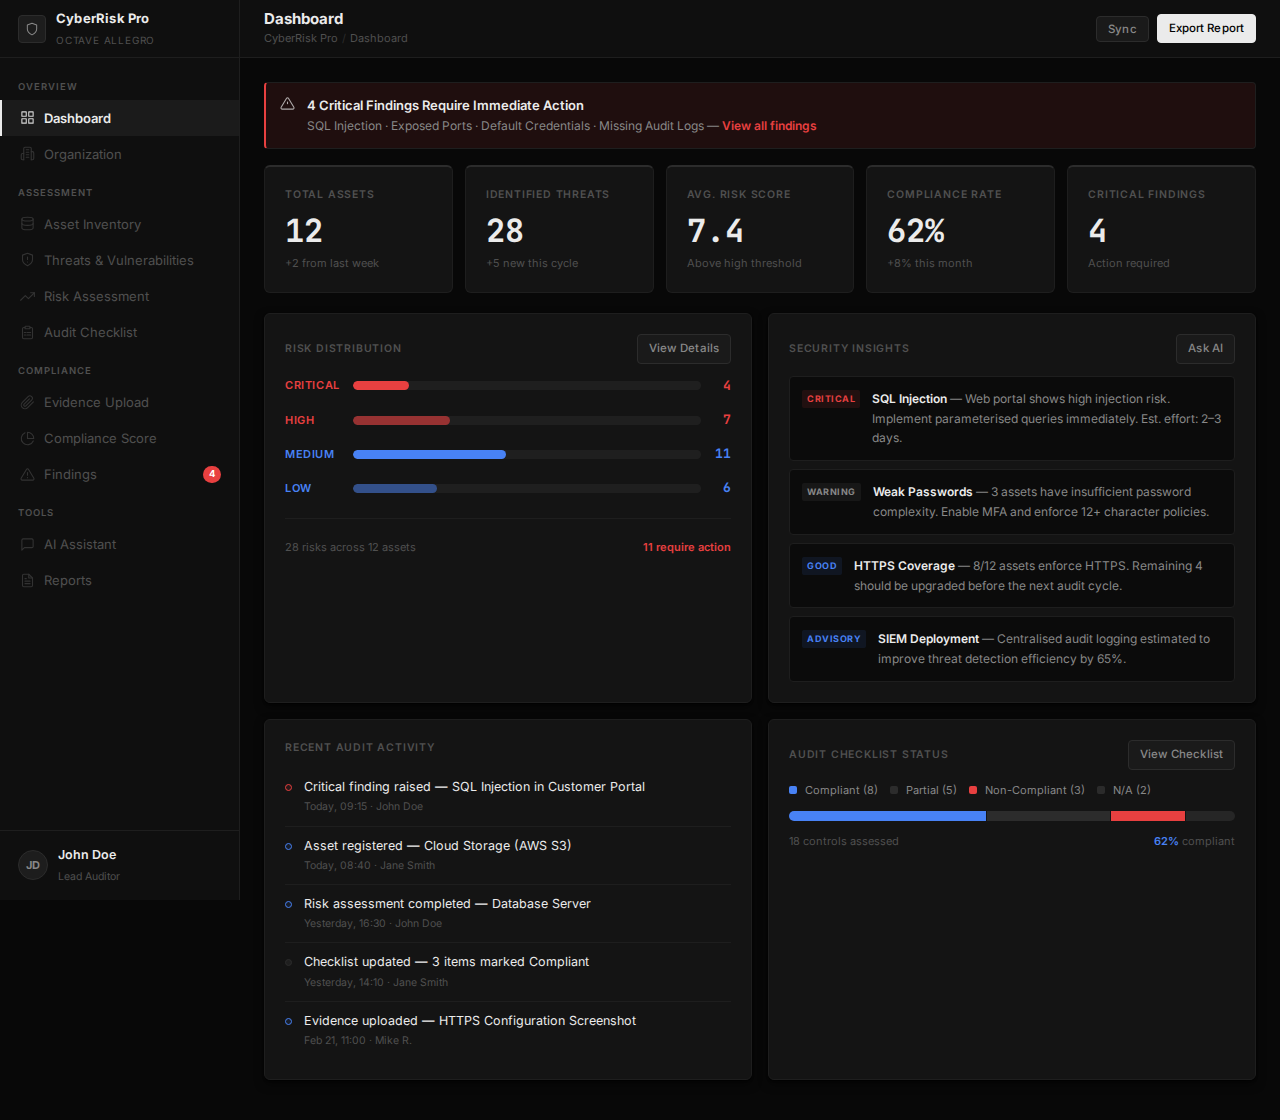
<file: index.html>
<!DOCTYPE html>
<html lang="en">

<head>
    <meta charset="UTF-8" />
    <meta name="viewport" content="width=device-width,initial-scale=1.0" />
    <title>Dashboard — CyberRisk Pro</title>
    <meta name="description" content="AI-Assisted Cybersecurity Risk Assessment Dashboard" />
    <link rel="stylesheet" href="styles.css" />
    <style>
        .rd-row {
            display: flex;
            align-items: center;
            gap: 12px;
            margin-bottom: 14px;
        }

        .rd-row:last-of-type {
            margin-bottom: 0;
        }

        .rd-lbl {
            font-size: 11px;
            font-weight: 600;
            text-transform: uppercase;
            letter-spacing: .6px;
            width: 56px;
            flex-shrink: 0;
        }

        .rd-wrap {
            flex: 1;
            height: 9px;
            background: rgba(255, 255, 255, .05);
            border-radius: 5px;
            overflow: hidden;
        }

        .rd-bar {
            height: 100%;
            border-radius: 5px;
            transition: width .6s ease;
        }

        .rd-num {
            font-family: 'JetBrains Mono', monospace;
            font-size: 13px;
            font-weight: 700;
            width: 18px;
            text-align: right;
            flex-shrink: 0;
        }
    </style>
</head>

<body>
    <div class="app">
        <div class="main">

            <header class="topbar">
                <button class="hamburger" onclick="toggleSidebar()">
                    <svg viewBox="0 0 24 24" fill="none" stroke="currentColor" stroke-width="1.75">
                        <line x1="3" y1="12" x2="21" y2="12" />
                        <line x1="3" y1="6" x2="21" y2="6" />
                        <line x1="3" y1="18" x2="21" y2="18" />
                    </svg>
                </button>
                <div class="page-header">
                    <div class="page-title">Dashboard</div>
                    <div class="breadcrumb"><span>CyberRisk Pro</span><span class="bc-sep">/</span><span
                            class="bc-cur">Dashboard</span></div>
                </div>
                <div class="topbar-actions">
                    <button class="btn btn-ghost btn-sm"
                        onclick="showToast('info','Sync','Data synchronised.')">Sync</button>
                    <a class="btn btn-primary btn-sm" href="reports.html">Export Report</a>
                </div>
            </header>

            <main class="page">

                <!-- Critical Alert -->
                <div class="alert alert-red">
                    <svg viewBox="0 0 24 24" fill="none" stroke="currentColor" stroke-width="1.75">
                        <path
                            d="M10.29 3.86 1.82 18a2 2 0 0 0 1.71 3h16.94a2 2 0 0 0 1.71-3L13.71 3.86a2 2 0 0 0-3.42 0z" />
                        <line x1="12" y1="9" x2="12" y2="13" />
                        <line x1="12" y1="17" x2="12.01" y2="17" />
                    </svg>
                    <div>
                        <div class="alert-title">4 Critical Findings Require Immediate Action</div>
                        <div class="alert-body">SQL Injection · Exposed Ports · Default Credentials · Missing Audit Logs
                            —
                            <a href="findings.html" style="color:var(--red);font-weight:600">View all findings</a>
                        </div>
                    </div>
                </div>

                <!-- KPI Cards -->
                <div class="kpi-grid">
                    <div class="kpi-card">
                        <div class="kpi-label">Total Assets</div>
                        <div class="kpi-value" id="kVal1">12</div>
                        <div class="kpi-trend">+2 from last week</div>
                    </div>
                    <div class="kpi-card">
                        <div class="kpi-label">Identified Threats</div>
                        <div class="kpi-value">28</div>
                        <div class="kpi-trend">+5 new this cycle</div>
                    </div>
                    <div class="kpi-card">
                        <div class="kpi-label">Avg. Risk Score</div>
                        <div class="kpi-value">7.4</div>
                        <div class="kpi-trend">Above high threshold</div>
                    </div>
                    <div class="kpi-card">
                        <div class="kpi-label">Compliance Rate</div>
                        <div class="kpi-value">62%</div>
                        <div class="kpi-trend">+8% this month</div>
                    </div>
                    <div class="kpi-card">
                        <div class="kpi-label">Critical Findings</div>
                        <div class="kpi-value">4</div>
                        <div class="kpi-trend">Action required</div>
                    </div>
                </div>

                <div class="g2">

                    <!-- Risk Distribution Summary (replaces heatmap) -->
                    <div class="card">
                        <div class="card-hd">
                            <div class="card-label mb-0">Risk Distribution</div>
                            <a href="risk-assessment.html" class="btn btn-ghost btn-sm">View Details</a>
                        </div>

                        <div class="rd-row">
                            <span class="rd-lbl" style="color:var(--red)">Critical</span>
                            <div class="rd-wrap">
                                <div class="rd-bar" style="width:16%;background:var(--red)"></div>
                            </div>
                            <span class="rd-num" style="color:var(--red)">4</span>
                        </div>
                        <div class="rd-row">
                            <span class="rd-lbl" style="color:var(--red)">High</span>
                            <div class="rd-wrap">
                                <div class="rd-bar" style="width:28%;background:rgba(232,64,64,.6)"></div>
                            </div>
                            <span class="rd-num" style="color:var(--red)">7</span>
                        </div>
                        <div class="rd-row">
                            <span class="rd-lbl" style="color:var(--blue)">Medium</span>
                            <div class="rd-wrap">
                                <div class="rd-bar" style="width:44%;background:var(--blue)"></div>
                            </div>
                            <span class="rd-num" style="color:var(--blue)">11</span>
                        </div>
                        <div class="rd-row">
                            <span class="rd-lbl" style="color:var(--blue)">Low</span>
                            <div class="rd-wrap">
                                <div class="rd-bar" style="width:24%;background:rgba(72,130,245,.5)"></div>
                            </div>
                            <span class="rd-num" style="color:var(--blue)">6</span>
                        </div>

                        <hr />
                        <div class="flex" style="font-size:11px;color:var(--t3)">
                            <span>28 risks across 12 assets</span>
                            <span style="margin-left:auto;color:var(--red);font-weight:600">11 require action</span>
                        </div>
                    </div>

                    <!-- AI Insights -->
                    <div class="card">
                        <div class="card-hd">
                            <div class="card-label mb-0">Security Insights</div>
                            <a href="ai-assistant.html" class="btn btn-ghost btn-sm">Ask AI</a>
                        </div>
                        <div class="insight-row">
                            <span class="insight-severity crit">Critical</span>
                            <div class="insight-text"><strong>SQL Injection</strong> — Web portal shows high injection
                                risk. Implement parameterised queries immediately. Est. effort: 2–3 days.</div>
                        </div>
                        <div class="insight-row">
                            <span class="insight-severity warn">Warning</span>
                            <div class="insight-text"><strong>Weak Passwords</strong> — 3 assets have insufficient
                                password complexity. Enable MFA and enforce 12+ character policies.</div>
                        </div>
                        <div class="insight-row">
                            <span class="insight-severity info">Good</span>
                            <div class="insight-text"><strong>HTTPS Coverage</strong> — 8/12 assets enforce HTTPS.
                                Remaining 4 should be upgraded before the next audit cycle.</div>
                        </div>
                        <div class="insight-row">
                            <span class="insight-severity tip">Advisory</span>
                            <div class="insight-text"><strong>SIEM Deployment</strong> — Centralised audit logging
                                estimated to improve threat detection efficiency by 65%.</div>
                        </div>
                    </div>

                </div>

                <div class="g2">
                    <!-- Activity Timeline -->
                    <div class="card">
                        <div class="card-label">Recent Audit Activity</div>
                        <div class="timeline">
                            <div class="tl-item">
                                <div class="tl-dot red"></div>
                                <div>
                                    <div class="tl-text">Critical finding raised — SQL Injection in Customer Portal
                                    </div>
                                    <div class="tl-meta">Today, 09:15 &middot; John Doe</div>
                                </div>
                            </div>
                            <div class="tl-item">
                                <div class="tl-dot blue"></div>
                                <div>
                                    <div class="tl-text">Asset registered — Cloud Storage (AWS S3)</div>
                                    <div class="tl-meta">Today, 08:40 &middot; Jane Smith</div>
                                </div>
                            </div>
                            <div class="tl-item">
                                <div class="tl-dot blue"></div>
                                <div>
                                    <div class="tl-text">Risk assessment completed — Database Server</div>
                                    <div class="tl-meta">Yesterday, 16:30 &middot; John Doe</div>
                                </div>
                            </div>
                            <div class="tl-item">
                                <div class="tl-dot amber"></div>
                                <div>
                                    <div class="tl-text">Checklist updated — 3 items marked Compliant</div>
                                    <div class="tl-meta">Yesterday, 14:10 &middot; Jane Smith</div>
                                </div>
                            </div>
                            <div class="tl-item">
                                <div class="tl-dot blue"></div>
                                <div>
                                    <div class="tl-text">Evidence uploaded — HTTPS Configuration Screenshot</div>
                                    <div class="tl-meta">Feb 21, 11:00 &middot; Mike R.</div>
                                </div>
                            </div>
                        </div>
                    </div>

                    <!-- Audit Checklist Status -->
                    <div class="card">
                        <div class="card-hd">
                            <div class="card-label mb-0">Audit Checklist Status</div>
                            <a href="checklist.html" class="btn btn-ghost btn-sm">View Checklist</a>
                        </div>
                        <div class="flex gap-3 mb-3" style="flex-wrap:wrap;font-size:11px;color:var(--t2)">
                            <span class="flex gap-2 items-center">
                                <span
                                    style="width:8px;height:8px;border-radius:2px;background:var(--blue);display:inline-block;flex-shrink:0"></span>
                                Compliant (8)
                            </span>
                            <span class="flex gap-2 items-center">
                                <span
                                    style="width:8px;height:8px;border-radius:2px;background:var(--border-2);display:inline-block;flex-shrink:0"></span>
                                Partial (5)
                            </span>
                            <span class="flex gap-2 items-center">
                                <span
                                    style="width:8px;height:8px;border-radius:2px;background:var(--red);display:inline-block;flex-shrink:0"></span>
                                Non-Compliant (3)
                            </span>
                            <span class="flex gap-2 items-center">
                                <span
                                    style="width:8px;height:8px;border-radius:2px;background:rgba(255,255,255,.1);display:inline-block;flex-shrink:0"></span>
                                N/A (2)
                            </span>
                        </div>
                        <div class="stack-progress" id="stackBar" style="height:10px;border-radius:5px"></div>
                        <div class="flex mt-3" style="font-size:11px;color:var(--t3)">
                            <span>18 controls assessed</span>
                            <span style="margin-left:auto">
                                <span style="color:var(--blue);font-weight:600">62%</span> compliant
                            </span>
                        </div>
                    </div>
                </div>

            </main>
        </div>
    </div>

    <div class="modal-overlay" id="modal-overlay" onclick="if(event.target===this)closeModal()">
        <div class="modal" id="modal-body"></div>
    </div>
    <script src="sidebar.js"></script>
    <script src="app.js"></script>
    <script>
        document.getElementById('kVal1').textContent = S.assets.length;

        // Stacked progress bar (checklist)
        const cl = S.checklist;
        const c = cl.filter(x => x.status === 'Compliant').length, p = cl.filter(x => x.status === 'Partially Compliant').length;
        const n = cl.filter(x => x.status === 'Non-Compliant').length, na = cl.filter(x => x.status === 'Not Applicable').length;
        document.getElementById('stackBar').innerHTML = `
    <div class="stack-bar green" style="flex:${c}"></div>
    <div class="stack-bar amber" style="flex:${p}"></div>
    <div class="stack-bar red"   style="flex:${n}"></div>
    <div class="stack-bar muted" style="flex:${na}"></div>`;
    </script>
</body>

</html>
</file>
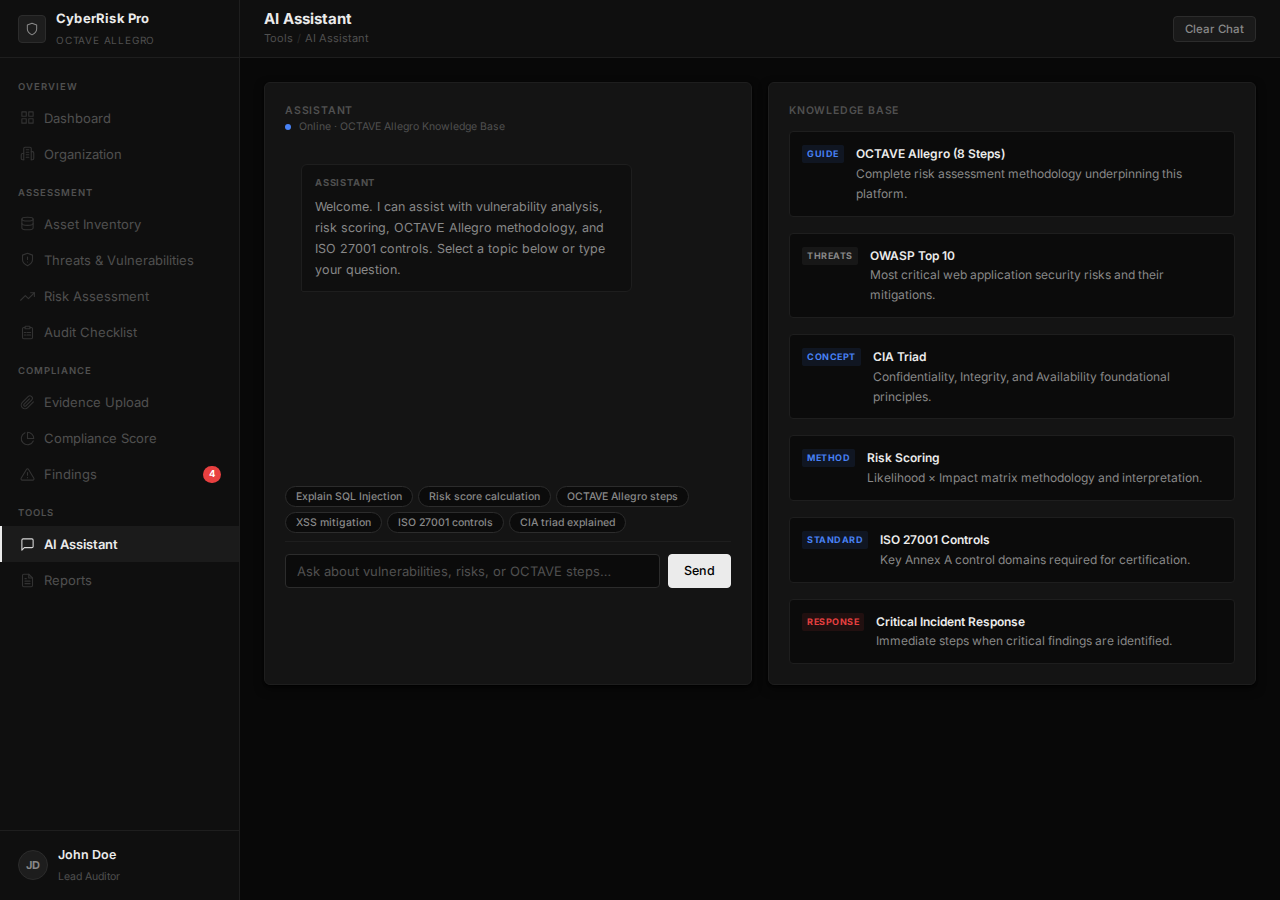
<file: ai-assistant.html>
<!DOCTYPE html>
<html lang="en">

<head>
    <meta charset="UTF-8" />
    <meta name="viewport" content="width=device-width,initial-scale=1.0" />
    <title>AI Assistant — CyberRisk Pro</title>
    <link rel="stylesheet" href="styles.css" />
</head>

<body>
    <div class="app">
        <div class="main">
            <header class="topbar">
                <button class="hamburger" onclick="toggleSidebar()"><svg viewBox="0 0 24 24" fill="none"
                        stroke="currentColor" stroke-width="1.75">
                        <line x1="3" y1="12" x2="21" y2="12" />
                        <line x1="3" y1="6" x2="21" y2="6" />
                        <line x1="3" y1="18" x2="21" y2="18" />
                    </svg></button>
                <div class="page-header">
                    <div class="page-title">AI Assistant</div>
                    <div class="breadcrumb"><span>Tools</span><span class="bc-sep">/</span><span class="bc-cur">AI
                            Assistant</span></div>
                </div>
                <div class="topbar-actions">
                    <button class="btn btn-ghost btn-sm" onclick="clearChat()">Clear Chat</button>
                </div>
            </header>
            <main class="page">
                <div class="g2">

                    <!-- Chat -->
                    <div class="card flex-col" style="display:flex">
                        <div class="card-hd">
                            <div>
                                <div class="card-label mb-0">Assistant</div>
                                <div class="flex items-center gap-2 mt-1">
                                    <div style="width:6px;height:6px;border-radius:50%;background:var(--green)"></div>
                                    <span class="text-xs text-t3">Online &middot; OCTAVE Allegro Knowledge Base</span>
                                </div>
                            </div>
                        </div>
                        <div class="chat-wrap">
                            <div class="chat-msgs" id="msgs">
                                <div class="bubble ai">
                                    <span class="ai-tag">Assistant</span>
                                    Welcome. I can assist with vulnerability analysis, risk scoring, OCTAVE Allegro
                                    methodology, and ISO 27001 controls. Select a topic below or type your question.
                                </div>
                            </div>
                            <div class="quick-btns">
                                <button class="qbtn" onclick="sendQ(this)">Explain SQL Injection</button>
                                <button class="qbtn" onclick="sendQ(this)">Risk score calculation</button>
                                <button class="qbtn" onclick="sendQ(this)">OCTAVE Allegro steps</button>
                                <button class="qbtn" onclick="sendQ(this)">XSS mitigation</button>
                                <button class="qbtn" onclick="sendQ(this)">ISO 27001 controls</button>
                                <button class="qbtn" onclick="sendQ(this)">CIA triad explained</button>
                            </div>
                            <div class="chat-input-row">
                                <input class="form-control" id="chatIn"
                                    placeholder="Ask about vulnerabilities, risks, or OCTAVE steps…"
                                    onkeydown="if(event.key==='Enter')send()" />
                                <button class="btn btn-primary" onclick="send()">Send</button>
                            </div>
                        </div>
                    </div>

                    <!-- Knowledge Base -->
                    <div class="card">
                        <div class="card-label">Knowledge Base</div>
                        <div style="display:flex;flex-direction:column;gap:8px">
                            <div class="insight-row" style="cursor:pointer"
                                onclick="sendPre('Explain the OCTAVE Allegro methodology, its 8 steps, and how it compares to other risk frameworks')">
                                <span class="insight-severity tip">Guide</span>
                                <div class="insight-text"><strong>OCTAVE Allegro (8 Steps)</strong><br>Complete risk
                                    assessment methodology underpinning this platform.</div>
                            </div>
                            <div class="insight-row" style="cursor:pointer"
                                onclick="sendPre('List the OWASP Top 10 vulnerabilities for 2021 with descriptions and mitigations')">
                                <span class="insight-severity warn">Threats</span>
                                <div class="insight-text"><strong>OWASP Top 10</strong><br>Most critical web application
                                    security risks and their mitigations.</div>
                            </div>
                            <div class="insight-row" style="cursor:pointer"
                                onclick="sendPre('Explain the CIA triad with practical examples for each component')">
                                <span class="insight-severity tip">Concept</span>
                                <div class="insight-text"><strong>CIA Triad</strong><br>Confidentiality, Integrity, and
                                    Availability foundational principles.</div>
                            </div>
                            <div class="insight-row" style="cursor:pointer"
                                onclick="sendPre('How is the composite risk score calculated using likelihood and impact in OCTAVE Allegro?')">
                                <span class="insight-severity info">Method</span>
                                <div class="insight-text"><strong>Risk Scoring</strong><br>Likelihood &times; Impact
                                    matrix methodology and interpretation.</div>
                            </div>
                            <div class="insight-row" style="cursor:pointer"
                                onclick="sendPre('What are the key control domains in ISO 27001 and what are the requirements for each?')">
                                <span class="insight-severity info">Standard</span>
                                <div class="insight-text"><strong>ISO 27001 Controls</strong><br>Key Annex A control
                                    domains required for certification.</div>
                            </div>
                            <div class="insight-row" style="cursor:pointer"
                                onclick="sendPre('What immediate steps should be taken when a critical security finding is discovered during an audit?')">
                                <span class="insight-severity crit">Response</span>
                                <div class="insight-text"><strong>Critical Incident Response</strong><br>Immediate steps
                                    when critical findings are identified.</div>
                            </div>
                        </div>
                    </div>

                </div>
            </main>
        </div>
    </div>

    <div class="modal-overlay" id="modal-overlay" onclick="if(event.target===this)closeModal()">
        <div class="modal" id="modal-body"></div>
    </div>
    <script src="sidebar.js"></script>
    <script src="app.js"></script>
    <script>
        const KB = {
            'sql|injection':
                `<strong>SQL Injection</strong> allows attackers to manipulate database queries through unvalidated user input.

<strong>Risk:</strong> Authentication bypass; full data extraction; database deletion. Affected systems: login forms, search fields, API parameters.

<strong>Mitigation:</strong>
&bull; Use parameterised queries and prepared statements
&bull; Deploy a Web Application Firewall (WAF)
&bull; Apply strict server-side input validation
&bull; Enforce least-privilege database accounts
&bull; Conduct regular penetration testing`,

            'risk score|calculat|likelihood|impact':
                `<strong>Risk Score = Likelihood &times; Impact</strong> (each rated 1–5)

<strong>Score Interpretation:</strong>
&bull; 1–4 &rarr; Low
&bull; 5–9 &rarr; Medium
&bull; 10–14 &rarr; High
&bull; 15–25 &rarr; Critical

<strong>Likelihood</strong> considers threat history, attacker capability, and existing controls. <strong>Impact</strong> assesses financial, reputational, and operational effects on Confidentiality, Integrity, and Availability.`,

            'octave':
                `<strong>OCTAVE Allegro — 8 Steps:</strong>

1. Establish risk measurement criteria
2. Develop information asset profiles
3. Identify information asset containers
4. Identify areas of concern
5. Identify threat scenarios
6. Identify risks
7. Analyze risks (Likelihood &times; Impact)
8. Select mitigation approach

Focuses on operational risk from an asset-centric perspective. Designed for small teams with limited resources.`,

            'xss|cross.site|scripting':
                `<strong>Cross-Site Scripting (XSS)</strong> injects malicious scripts into pages viewed by other users.

<strong>Types:</strong> Reflected, Stored, DOM-based.

<strong>Mitigation:</strong>
&bull; Implement Content Security Policy (CSP) header
&bull; Encode all user-supplied output (HTML entity encoding)
&bull; Use HTTPOnly and Secure cookie attributes
&bull; Sanitise all inputs server-side
&bull; Avoid innerHTML — use textContent instead`,

            'iso|27001':
                `<strong>ISO 27001 Key Annex A Control Domains:</strong>

&bull; A.5 — Organisational controls
&bull; A.8 — Asset management
&bull; A.9 — Access control
&bull; A.10 — Cryptography
&bull; A.12 — Operations security (audit logging)
&bull; A.14 — System development security
&bull; A.16 — Incident management
&bull; A.17 — Business continuity

Requires an ISMS, risk assessment, Statement of Applicability, and continual improvement cycle.`,

            'cia|triad|confidential|integrit|availabilit':
                `<strong>CIA Triad — Core Security Principles:</strong>

&bull; <strong>Confidentiality</strong> — Only authorised parties access data. Controls: encryption at rest/transit, MFA, RBAC.
&bull; <strong>Integrity</strong> — Data is accurate and unaltered. Controls: hashing, digital signatures, audit logging, version control.
&bull; <strong>Availability</strong> — Systems are accessible when needed. Controls: redundancy, backups, DDoS mitigation, BCP/DR.

All security controls map to one or more CIA properties. Asset criticality scoring in this platform is based on CIA ratings.`,

            'owasp|top 10':
                `<strong>OWASP Top 10 (2021):</strong>

A01 – Broken Access Control
A02 – Cryptographic Failures
A03 – Injection (SQL, NoSQL, Command)
A04 – Insecure Design
A05 – Security Misconfiguration
A06 – Vulnerable &amp; Outdated Components
A07 – Identification &amp; Authentication Failures
A08 – Software &amp; Data Integrity Failures
A09 – Security Logging &amp; Monitoring Failures
A10 – Server-Side Request Forgery (SSRF)`,

            'critical|incident|immediate|response':
                `<strong>Critical Finding — Immediate Response Steps:</strong>

1. <strong>Contain</strong> — Isolate affected systems if actively exploited.
2. <strong>Patch</strong> — Apply fix or implement an emergency workaround.
3. <strong>Notify</strong> — Escalate to management and relevant stakeholders.
4. <strong>Preserve</strong> — Collect logs and forensic artefacts before remediation.
5. <strong>Analyse</strong> — Conduct root cause analysis to prevent recurrence.
6. <strong>Remediate</strong> — Implement permanent, tested controls.
7. <strong>Verify</strong> — Confirm remediation effectiveness via re-testing.
8. <strong>Report</strong> — Update risk register and communicate outcomes.`,
        };

        function getResp(msg) {
            const m = msg.toLowerCase();
            for (const [pattern, text] of Object.entries(KB)) {
                if (new RegExp(pattern).test(m)) return text;
            }
            return `Regarding <strong>"${msg.replace(/</g, '&lt;')}"</strong>:

Based on OCTAVE Allegro principles, I recommend reviewing the relevant threat scenarios (Step 5) for affected assets, the current likelihood and impact ratings in your risk register, and the applicable ISO 27001 controls for this threat category.

For a more specific analysis, please provide additional context or choose a topic from the Knowledge Base panel.`;
        }

        function addMsg(role, html) {
            const msgs = document.getElementById('msgs');
            const d = document.createElement('div'); d.className = `bubble ${role}`;
            d.innerHTML = role === 'ai' ? `<span class="ai-tag">Assistant</span>${html}` : html;
            msgs.appendChild(d); msgs.scrollTop = msgs.scrollHeight;
        }

        function addTyping() {
            const msgs = document.getElementById('msgs');
            const d = document.createElement('div'); d.className = 'bubble ai';
            d.innerHTML = '<span class="ai-tag">Assistant</span><div class="typing-row"><span></span><span></span><span></span></div>';
            msgs.appendChild(d); msgs.scrollTop = msgs.scrollHeight;
            return d;
        }

        function send() {
            const el = document.getElementById('chatIn'), msg = el.value.trim();
            if (!msg) return;
            addMsg('user', msg.replace(/</g, '&lt;')); el.value = '';
            const t = addTyping();
            setTimeout(() => { t.remove(); addMsg('ai', getResp(msg)); }, 900 + Math.random() * 600);
        }

        function sendQ(btn) { document.getElementById('chatIn').value = btn.textContent; send(); }
        function sendPre(msg) { document.getElementById('chatIn').value = msg; send(); }
        function clearChat() {
            document.getElementById('msgs').innerHTML = '<div class="bubble ai"><span class="ai-tag">Assistant</span>Chat cleared. How can I assist with your security assessment?</div>';
        }
    </script>
</body>

</html>
</file>
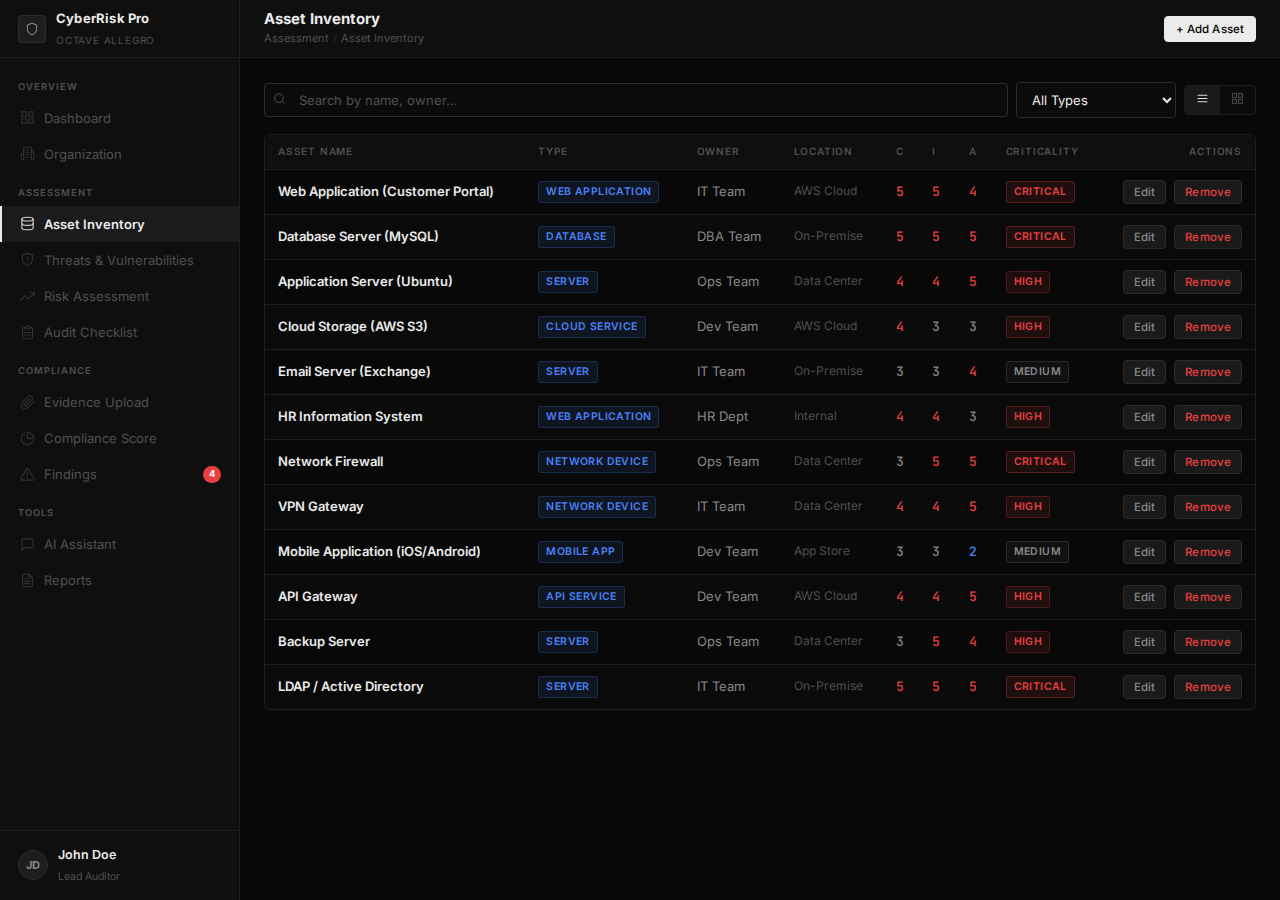
<file: assets.html>
<!DOCTYPE html>
<html lang="en">

<head>
    <meta charset="UTF-8" />
    <meta name="viewport" content="width=device-width,initial-scale=1.0" />
    <title>Asset Inventory — CyberRisk Pro</title>
    <link rel="stylesheet" href="styles.css" />
</head>

<body>
    <div class="app">
        <div class="main">
            <header class="topbar">
                <button class="hamburger" onclick="toggleSidebar()"><svg viewBox="0 0 24 24" fill="none"
                        stroke="currentColor" stroke-width="1.75">
                        <line x1="3" y1="12" x2="21" y2="12" />
                        <line x1="3" y1="6" x2="21" y2="6" />
                        <line x1="3" y1="18" x2="21" y2="18" />
                    </svg></button>
                <div class="page-header">
                    <div class="page-title">Asset Inventory</div>
                    <div class="breadcrumb"><span>Assessment</span><span class="bc-sep">/</span><span
                            class="bc-cur">Asset Inventory</span></div>
                </div>
                <div class="topbar-actions">
                    <button class="btn btn-primary btn-sm" onclick="openAdd()">+ Add Asset</button>
                </div>
            </header>
            <main class="page">
                <div class="toolbar">
                    <div class="search-wrap flex-1">
                        <span class="search-ico"><svg viewBox="0 0 24 24" fill="none" stroke="currentColor"
                                stroke-width="1.75">
                                <circle cx="11" cy="11" r="8" />
                                <line x1="21" y1="21" x2="16.65" y2="16.65" />
                            </svg></span>
                        <input class="form-control" id="q" placeholder="Search by name, owner…" oninput="render()"
                            style="padding-left:34px" />
                    </div>
                    <select class="form-control" id="tf" style="width:160px" onchange="render()">
                        <option value="">All Types</option>
                        <option>Web Application</option>
                        <option>Database</option>
                        <option>Server</option>
                        <option>Cloud Service</option>
                        <option>Network Device</option>
                        <option>Mobile App</option>
                        <option>API Service</option>
                    </select>
                    <div class="view-toggle">
                        <button id="btnT" class="active" title="Table" onclick="setView('table')">
                            <svg viewBox="0 0 24 24" fill="none" stroke="currentColor" stroke-width="1.75">
                                <line x1="3" y1="12" x2="21" y2="12" />
                                <line x1="3" y1="6" x2="21" y2="6" />
                                <line x1="3" y1="18" x2="21" y2="18" />
                            </svg>
                        </button>
                        <button id="btnC" title="Cards" onclick="setView('card')">
                            <svg viewBox="0 0 24 24" fill="none" stroke="currentColor" stroke-width="1.75">
                                <rect x="3" y="3" width="7" height="7" />
                                <rect x="14" y="3" width="7" height="7" />
                                <rect x="14" y="14" width="7" height="7" />
                                <rect x="3" y="14" width="7" height="7" />
                            </svg>
                        </button>
                    </div>
                </div>
                <div id="tableV">
                    <div class="table-wrap">
                        <table>
                            <thead>
                                <tr>
                                    <th>Asset Name</th>
                                    <th>Type</th>
                                    <th>Owner</th>
                                    <th>Location</th>
                                    <th title="Confidentiality">C</th>
                                    <th title="Integrity">I</th>
                                    <th title="Availability">A</th>
                                    <th>Criticality</th>
                                    <th style="text-align:right">Actions</th>
                                </tr>
                            </thead>
                            <tbody id="tbody"></tbody>
                        </table>
                    </div>
                </div>
                <div id="cardV" class="hidden ga"></div>
            </main>
        </div>
    </div>

    <div class="modal-overlay" id="modal-overlay" onclick="if(event.target===this)closeModal()">
        <div class="modal" id="modal-body"></div>
    </div>
    <script src="sidebar.js"></script>
    <script src="app.js"></script>
    <script>
        let view = 'table';
        function setView(v) {
            view = v;
            document.getElementById('btnT').classList.toggle('active', v === 'table');
            document.getElementById('btnC').classList.toggle('active', v === 'card');
            document.getElementById('tableV').classList.toggle('hidden', v !== 'table');
            document.getElementById('cardV').classList.toggle('hidden', v !== 'card');
            render();
        }
        function filtered() {
            const q = (document.getElementById('q').value || '').toLowerCase();
            const t = document.getElementById('tf').value;
            return S.assets.filter(a => (!q || a.name.toLowerCase().includes(q) || a.owner.toLowerCase().includes(q)) && (!t || a.type === t));
        }
        function cia(v) { return `<span class="mono fw-500" style="color:${ciaColor(v)}">${v}</span>`; }

        function render() {
            const list = filtered();
            // Table
            const tb = document.getElementById('tbody');
            if (!list.length) { tb.innerHTML = `<tr><td colspan="9" class="text-center text-t3" style="padding:28px">No assets match your filters</td></tr>`; }
            else tb.innerHTML = list.map(a => `<tr>
    <td class="fw-600">${a.name}</td>
    <td><span class="badge badge-info">${a.type}</span></td>
    <td class="text-t2">${a.owner}</td>
    <td class="text-t3 text-sm">${a.location}</td>
    <td>${cia(a.c)}</td><td>${cia(a.i)}</td><td>${cia(a.a)}</td>
    <td><span class="badge ${critClass(a.criticality)}">${a.criticality}</span></td>
    <td style="text-align:right">
      <button class="btn btn-ghost btn-sm" style="padding:4px 10px;margin-right:4px" onclick="openEdit(${a.id})">Edit</button>
      <button class="btn btn-ghost btn-sm" style="padding:4px 10px;color:var(--red)" onclick="del(${a.id})">Remove</button>
    </td></tr>`).join('');

            // Cards
            const grid = document.getElementById('cardV');
            grid.innerHTML = list.map(a => `<div class="card">
    <div class="flex justify-between items-center mb-3">
      <div class="fw-700" style="font-size:14px;line-height:1.3">${a.name}</div>
      <span class="badge ${critClass(a.criticality)}">${a.criticality}</span>
    </div>
    <div class="text-xs text-t3 mb-3">${a.type} &middot; ${a.location}</div>
    <div class="text-sm mb-3">Owner: <span class="fw-500">${a.owner}</span></div>
    <div style="display:grid;grid-template-columns:1fr 1fr 1fr;gap:6px;margin-bottom:14px">
      ${['c', 'i', 'a'].map(k => `<div style="background:var(--input);border:1px solid var(--border);border-radius:5px;padding:8px;text-align:center">
        <div class="text-xs text-t3">${k.toUpperCase()}</div>
        <div class="mono fw-700 mt-1" style="color:${ciaColor(a[k])}">${a[k]}/5</div>
      </div>`).join('')}
    </div>
    <div class="flex gap-2">
      <button class="btn btn-outline btn-sm flex-1" onclick="openEdit(${a.id})">Edit</button>
      <button class="btn btn-ghost btn-sm" style="color:var(--red)" onclick="del(${a.id})">Remove</button>
    </div>
  </div>`).join('');
        }

        function cs(c, i, a) { const avg = (c + i + a) / 3; return avg >= 4.5 ? 'Critical' : avg >= 3.5 ? 'High' : avg >= 2.5 ? 'Medium' : 'Low'; }
        const typeOpts = ['Web Application', 'Database', 'Server', 'Cloud Service', 'Network Device', 'Mobile App', 'API Service'];

        function openAdd() {
            openModal(`<h3>Add Asset</h3>
    <div class="form-group"><label class="form-label">Asset Name</label><input id="mN" class="form-control" placeholder="e.g. Payment Gateway API"/></div>
    <div class="form-row">
      <div class="form-group"><label class="form-label">Type</label>
        <select id="mT" class="form-control">${typeOpts.map(t => `<option>${t}</option>`).join('')}</select></div>
      <div class="form-group"><label class="form-label">Owner</label><input id="mO" class="form-control" placeholder="Team or person"/></div>
    </div>
    <div class="form-group"><label class="form-label">Location</label><input id="mL" class="form-control" placeholder="e.g. AWS Cloud"/></div>
    <div style="display:grid;grid-template-columns:1fr 1fr 1fr;gap:12px">
      <div class="form-group"><label class="form-label" title="Confidentiality">C (1–5)</label><input id="mC" type="number" min="1" max="5" value="3" class="form-control"/></div>
      <div class="form-group"><label class="form-label" title="Integrity">I (1–5)</label><input id="mI" type="number" min="1" max="5" value="3" class="form-control"/></div>
      <div class="form-group" style="margin-bottom:0"><label class="form-label" title="Availability">A (1–5)</label><input id="mA" type="number" min="1" max="5" value="3" class="form-control"/></div>
    </div>
    <div class="modal-footer">
      <button class="btn btn-ghost btn-sm" onclick="closeModal()">Cancel</button>
      <button class="btn btn-primary btn-sm" onclick="addA()">Add Asset</button>
    </div>`);
        }

        function addA() {
            const name = document.getElementById('mN').value.trim();
            if (!name) { showToast('error', 'Validation', 'Asset name is required.'); return; }
            const c = +document.getElementById('mC').value || 3, i = +document.getElementById('mI').value || 3, a = +document.getElementById('mA').value || 3;
            const assets = S.assets;
            assets.push({ id: Date.now(), name, type: document.getElementById('mT').value, owner: document.getElementById('mO').value || 'Unknown', location: document.getElementById('mL').value || 'Unknown', c, i, a, criticality: cs(c, i, a) });
            S.setAssets(assets); closeModal(); render();
            showToast('success', 'Added', `"${name}" added to inventory.`);
        }

        function openEdit(id) {
            const a = S.assets.find(x => x.id === id); if (!a) return;
            openModal(`<h3>Edit Asset</h3>
    <div class="form-group"><label class="form-label">Asset Name</label><input id="eN" class="form-control" value="${a.name}"/></div>
    <div class="form-row">
      <div class="form-group"><label class="form-label">Type</label>
        <select id="eT" class="form-control">${typeOpts.map(t => `<option${t === a.type ? ' selected' : ''}>${t}</option>`).join('')}</select></div>
      <div class="form-group"><label class="form-label">Owner</label><input id="eO" class="form-control" value="${a.owner}"/></div>
    </div>
    <div class="form-group"><label class="form-label">Location</label><input id="eL" class="form-control" value="${a.location}"/></div>
    <div style="display:grid;grid-template-columns:1fr 1fr 1fr;gap:12px">
      <div class="form-group"><label class="form-label">C</label><input id="eC" type="number" min="1" max="5" value="${a.c}" class="form-control"/></div>
      <div class="form-group"><label class="form-label">I</label><input id="eI" type="number" min="1" max="5" value="${a.i}" class="form-control"/></div>
      <div class="form-group" style="margin-bottom:0"><label class="form-label">A</label><input id="eA" type="number" min="1" max="5" value="${a.a}" class="form-control"/></div>
    </div>
    <div class="modal-footer">
      <button class="btn btn-ghost btn-sm" onclick="closeModal()">Cancel</button>
      <button class="btn btn-primary btn-sm" onclick="saveE(${id})">Save Changes</button>
    </div>`);
        }

        function saveE(id) {
            const assets = S.assets, a = assets.find(x => x.id === id); if (!a) return;
            const c = +document.getElementById('eC').value || a.c, i = +document.getElementById('eI').value || a.i, av = +document.getElementById('eA').value || a.a;
            a.name = document.getElementById('eN').value || a.name; a.type = document.getElementById('eT').value;
            a.owner = document.getElementById('eO').value || a.owner; a.location = document.getElementById('eL').value || a.location;
            a.c = c; a.i = i; a.a = av; a.criticality = cs(c, i, av);
            S.setAssets(assets); closeModal(); render();
            showToast('success', 'Updated', `"${a.name}" has been updated.`);
        }

        function del(id) {
            const a = S.assets.find(x => x.id === id);
            confirmAction(`Remove asset <strong>"${a?.name}"</strong>? This action cannot be undone.`, () => {
                S.setAssets(S.assets.filter(x => x.id !== id)); render();
                showToast('warning', 'Removed', `"${a?.name}" removed from inventory.`);
            });
        }
        render();
    </script>
</body>

</html>
</file>
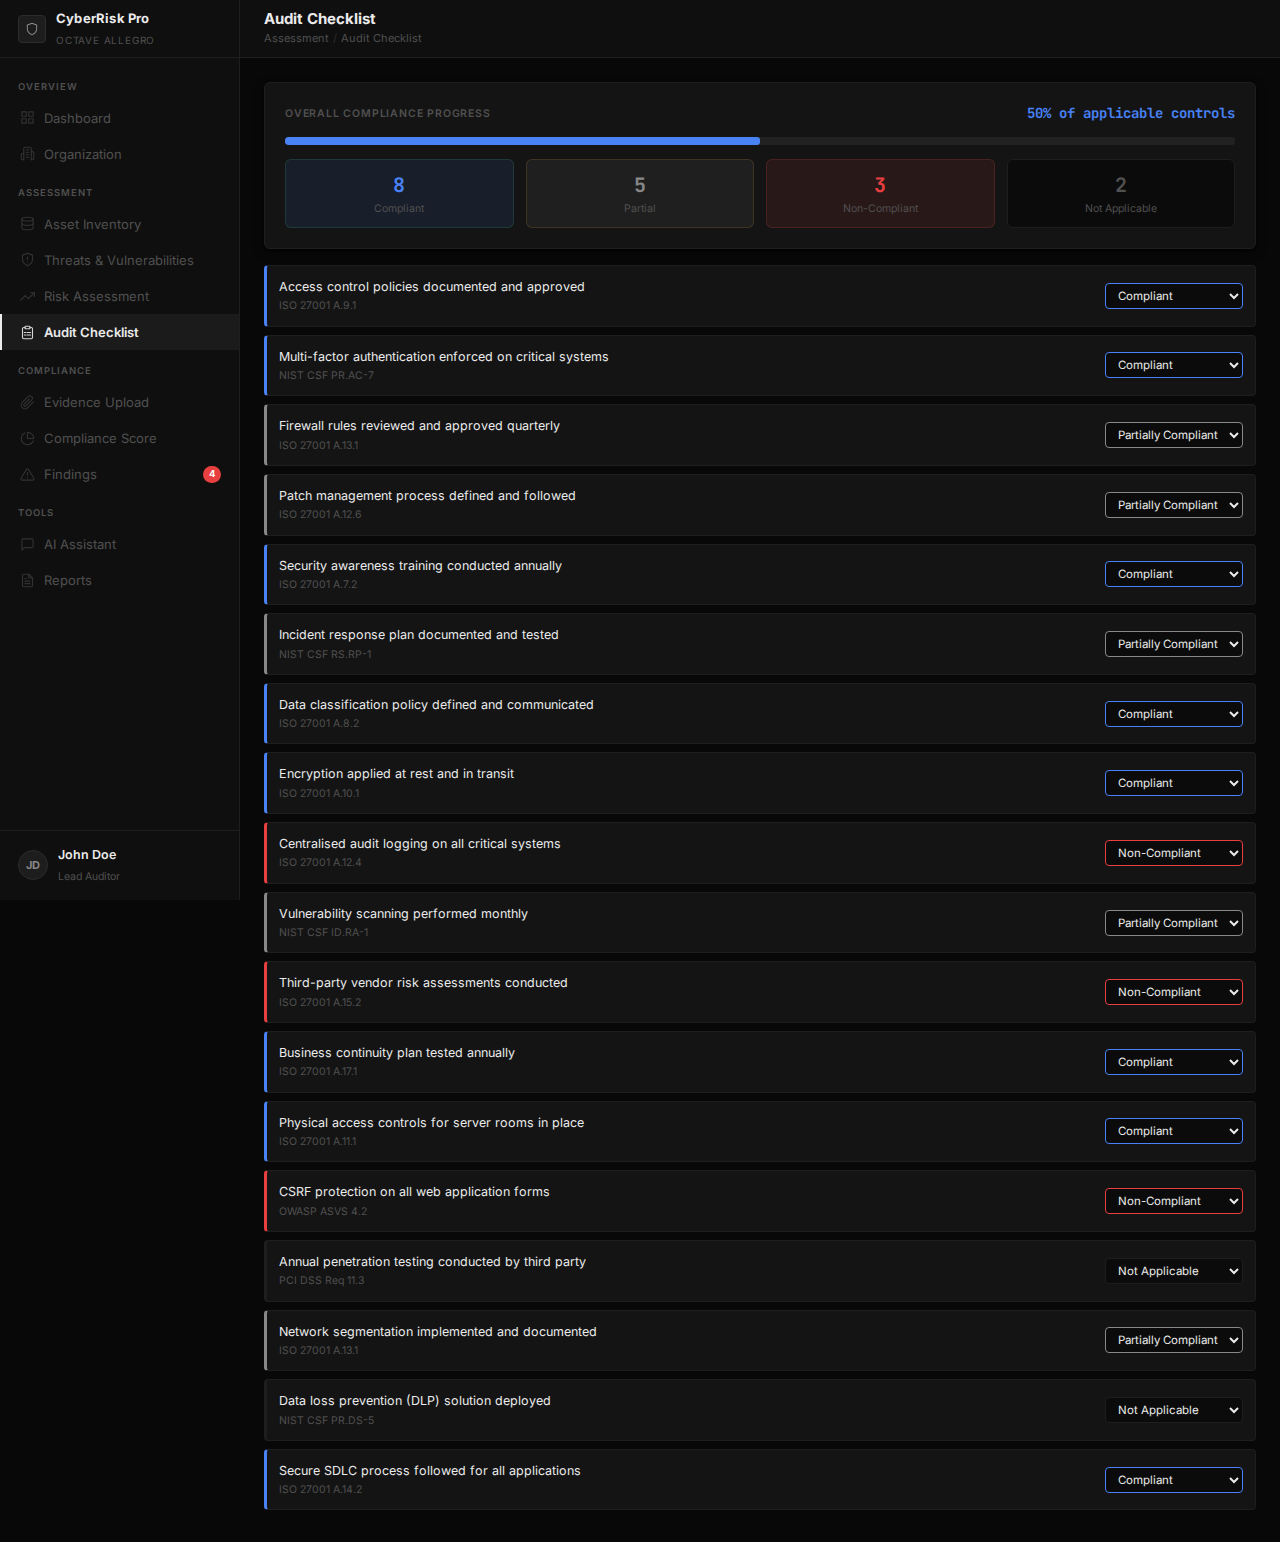
<file: checklist.html>
<!DOCTYPE html>
<html lang="en">

<head>
    <meta charset="UTF-8" />
    <meta name="viewport" content="width=device-width,initial-scale=1.0" />
    <title>Audit Checklist — CyberRisk Pro</title>
    <link rel="stylesheet" href="styles.css" />
</head>

<body>
    <div class="app">
        <div class="main">
            <header class="topbar">
                <button class="hamburger" onclick="toggleSidebar()"><svg viewBox="0 0 24 24" fill="none"
                        stroke="currentColor" stroke-width="1.75">
                        <line x1="3" y1="12" x2="21" y2="12" />
                        <line x1="3" y1="6" x2="21" y2="6" />
                        <line x1="3" y1="18" x2="21" y2="18" />
                    </svg></button>
                <div class="page-header">
                    <div class="page-title">Audit Checklist</div>
                    <div class="breadcrumb"><span>Assessment</span><span class="bc-sep">/</span><span
                            class="bc-cur">Audit Checklist</span></div>
                </div>
            </header>
            <main class="page">
                <div class="card mb-4">
                    <div class="flex justify-between items-center mb-3">
                        <span class="card-label mb-0">Overall Compliance Progress</span>
                        <span class="mono fw-700 text-blue" id="pctLbl">62% of applicable controls</span>
                    </div>
                    <div class="progress" style="height:8px;margin-bottom:14px">
                        <div class="progress-bar green" id="pctBar" style="width:62%"></div>
                    </div>
                    <div class="g4" style="margin-bottom:0">
                        <div
                            style="padding:10px;background:var(--green-10);border:1px solid rgba(58,158,110,.2);border-radius:6px;text-align:center">
                            <div class="mono fw-700 text-green" style="font-size:20px" id="cC">8</div>
                            <div class="text-xs text-t3 mt-1">Compliant</div>
                        </div>
                        <div
                            style="padding:10px;background:var(--amber-10);border:1px solid rgba(196,127,40,.2);border-radius:6px;text-align:center">
                            <div class="mono fw-700 text-amber" style="font-size:20px" id="cP">5</div>
                            <div class="text-xs text-t3 mt-1">Partial</div>
                        </div>
                        <div
                            style="padding:10px;background:var(--red-10);border:1px solid rgba(201,71,71,.2);border-radius:6px;text-align:center">
                            <div class="mono fw-700 text-red" style="font-size:20px" id="cN">3</div>
                            <div class="text-xs text-t3 mt-1">Non-Compliant</div>
                        </div>
                        <div
                            style="padding:10px;background:var(--input);border:1px solid var(--border);border-radius:6px;text-align:center">
                            <div class="mono fw-700 text-t3" style="font-size:20px" id="cNA">2</div>
                            <div class="text-xs text-t3 mt-1">Not Applicable</div>
                        </div>
                    </div>
                </div>
                <div id="items"></div>
            </main>
        </div>
    </div>

    <div class="modal-overlay" id="modal-overlay" onclick="if(event.target===this)closeModal()">
        <div class="modal" id="modal-body"></div>
    </div>
    <script src="sidebar.js"></script>
    <script src="app.js"></script>
    <script>
        function borderCol(s) { return s === 'Compliant' ? 'var(--green)' : s === 'Partially Compliant' ? 'var(--amber)' : s === 'Non-Compliant' ? 'var(--red)' : 'var(--border)'; }

        function render() {
            document.getElementById('items').innerHTML = S.checklist.map(item => `
    <div class="cl-row" style="border-left:3px solid ${borderCol(item.status)}">
      <div class="flex-1">
        <div class="cl-text">${item.text}</div>
        <div class="cl-sub">${item.sub}</div>
      </div>
      <select class="status-sel" onchange="update(${item.id},this.value)" style="border-color:${borderCol(item.status)}">
        ${['Compliant', 'Partially Compliant', 'Non-Compliant', 'Not Applicable'].map(s => `<option${s === item.status ? ' selected' : ''}>${s}</option>`).join('')}
      </select>
    </div>`).join('');
            calc(S.checklist);
        }

        function update(id, val) {
            const list = S.checklist, item = list.find(x => x.id === id);
            if (item) { item.status = val; S.setChecklist(list); render(); }
        }

        function calc(list) {
            const c = list.filter(x => x.status === 'Compliant').length;
            const p = list.filter(x => x.status === 'Partially Compliant').length;
            const n = list.filter(x => x.status === 'Non-Compliant').length;
            const na = list.filter(x => x.status === 'Not Applicable').length;
            const tot = list.filter(x => x.status !== 'Not Applicable').length;
            const pct = tot ? Math.round((c / tot) * 100) : 0;
            document.getElementById('pctLbl').textContent = pct + '% of applicable controls';
            document.getElementById('pctBar').style.width = pct + '%';
            document.getElementById('cC').textContent = c;
            document.getElementById('cP').textContent = p;
            document.getElementById('cN').textContent = n;
            document.getElementById('cNA').textContent = na;
        }
        render();
    </script>
</body>

</html>
</file>
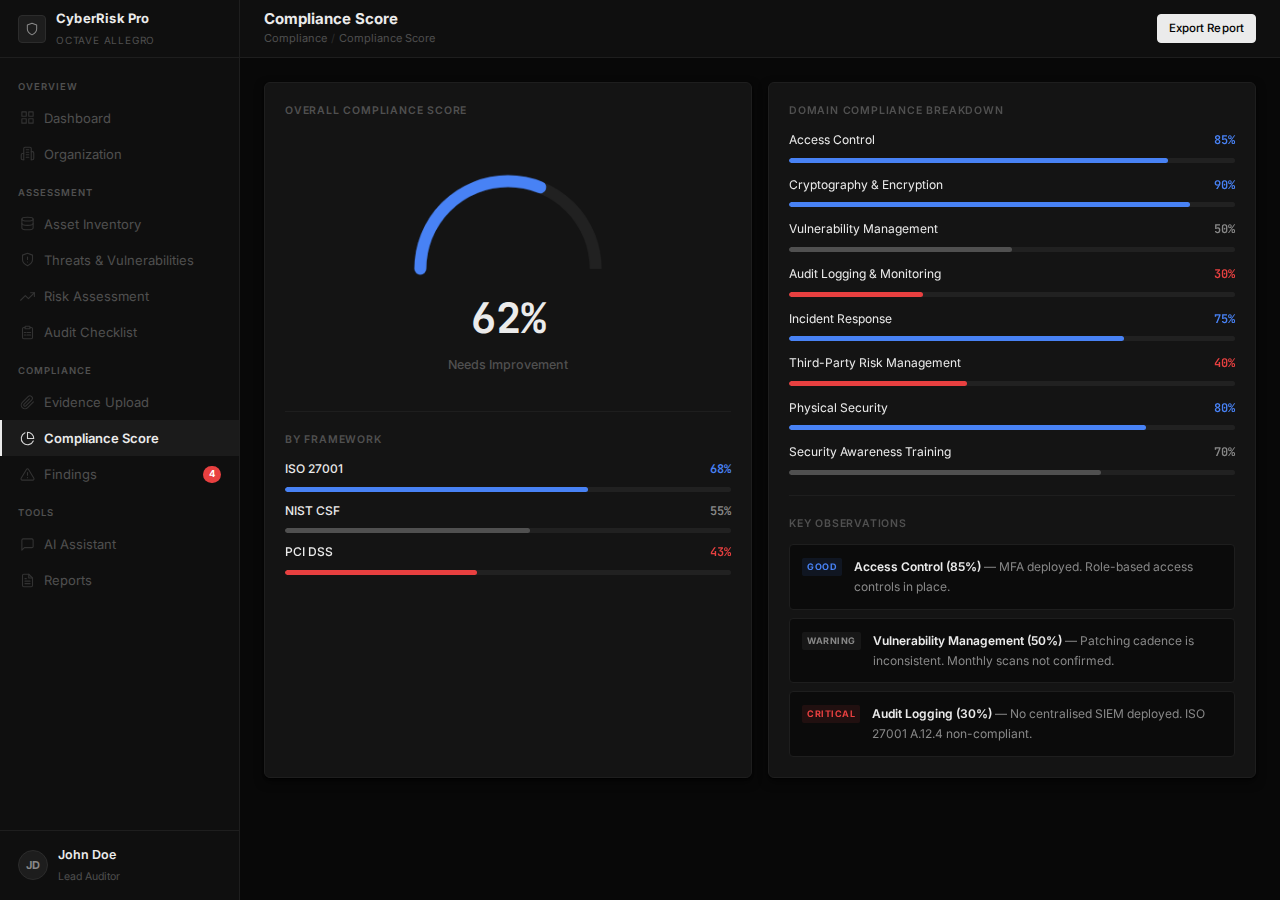
<file: compliance.html>
<!DOCTYPE html>
<html lang="en">

<head>
    <meta charset="UTF-8" />
    <meta name="viewport" content="width=device-width,initial-scale=1.0" />
    <title>Compliance Score — CyberRisk Pro</title>
    <link rel="stylesheet" href="styles.css" />
</head>

<body>
    <div class="app">
        <div class="main">
            <header class="topbar">
                <button class="hamburger" onclick="toggleSidebar()"><svg viewBox="0 0 24 24" fill="none"
                        stroke="currentColor" stroke-width="1.75">
                        <line x1="3" y1="12" x2="21" y2="12" />
                        <line x1="3" y1="6" x2="21" y2="6" />
                        <line x1="3" y1="18" x2="21" y2="18" />
                    </svg></button>
                <div class="page-header">
                    <div class="page-title">Compliance Score</div>
                    <div class="breadcrumb"><span>Compliance</span><span class="bc-sep">/</span><span
                            class="bc-cur">Compliance Score</span></div>
                </div>
                <div class="topbar-actions">
                    <a class="btn btn-primary btn-sm" href="reports.html">Export Report</a>
                </div>
            </header>
            <main class="page">
                <div class="g2">

                    <!-- Gauge + Framework -->
                    <div class="card">
                        <div class="card-label mb-0">Overall Compliance Score</div>
                        <div class="gauge-wrap">
                            <canvas id="gauge" class="gauge-canvas" width="260" height="155"></canvas>
                            <div class="gauge-pct text-green">62%</div>
                            <div class="gauge-status warn">Needs Improvement</div>
                        </div>
                        <hr />
                        <div class="card-label">By Framework</div>
                        <div style="display:flex;flex-direction:column;gap:10px">
                            <div>
                                <div class="flex justify-between mb-2"><span class="text-sm fw-500">ISO
                                        27001</span><span class="mono fw-600 text-green text-sm">68%</span></div>
                                <div class="progress">
                                    <div class="progress-bar green" style="width:68%"></div>
                                </div>
                            </div>
                            <div>
                                <div class="flex justify-between mb-2"><span class="text-sm fw-500">NIST CSF</span><span
                                        class="mono fw-600 text-amber text-sm">55%</span></div>
                                <div class="progress">
                                    <div class="progress-bar amber" style="width:55%"></div>
                                </div>
                            </div>
                            <div>
                                <div class="flex justify-between mb-2"><span class="text-sm fw-500">PCI DSS</span><span
                                        class="mono fw-600 text-red text-sm">43%</span></div>
                                <div class="progress">
                                    <div class="progress-bar red" style="width:43%"></div>
                                </div>
                            </div>
                        </div>
                    </div>

                    <!-- Domain Breakdown -->
                    <div class="card">
                        <div class="card-label">Domain Compliance Breakdown</div>
                        <div id="domains"></div>
                        <hr />
                        <div class="card-label">Key Observations</div>
                        <div class="insight-row">
                            <span class="insight-severity info">Good</span>
                            <div class="insight-text"><strong>Access Control (85%)</strong> — MFA deployed. Role-based
                                access controls in place.</div>
                        </div>
                        <div class="insight-row">
                            <span class="insight-severity warn">Warning</span>
                            <div class="insight-text"><strong>Vulnerability Management (50%)</strong> — Patching cadence
                                is inconsistent. Monthly scans not confirmed.</div>
                        </div>
                        <div class="insight-row">
                            <span class="insight-severity crit">Critical</span>
                            <div class="insight-text"><strong>Audit Logging (30%)</strong> — No centralised SIEM
                                deployed. ISO 27001 A.12.4 non-compliant.</div>
                        </div>
                    </div>

                </div>
            </main>
        </div>
    </div>

    <div class="modal-overlay" id="modal-overlay" onclick="if(event.target===this)closeModal()">
        <div class="modal" id="modal-body"></div>
    </div>
    <script src="sidebar.js"></script>
    <script src="app.js"></script>
    <script>
        drawGauge('gauge', 62);

        const DOMAINS = [
            { name: 'Access Control', pct: 85 },
            { name: 'Cryptography & Encryption', pct: 90 },
            { name: 'Vulnerability Management', pct: 50 },
            { name: 'Audit Logging & Monitoring', pct: 30 },
            { name: 'Incident Response', pct: 75 },
            { name: 'Third-Party Risk Management', pct: 40 },
            { name: 'Physical Security', pct: 80 },
            { name: 'Security Awareness Training', pct: 70 },
        ];

        const domCol = p => p >= 75 ? 'green' : p >= 50 ? 'amber' : 'red';
        const domColVar = p => p >= 75 ? 'var(--green)' : p >= 50 ? 'var(--amber)' : 'var(--red)';

        document.getElementById('domains').innerHTML = DOMAINS.map(d => `
  <div style="margin-bottom:13px">
    <div class="flex justify-between mb-2">
      <span class="text-sm">${d.name}</span>
      <span class="mono fw-600 text-sm" style="color:${domColVar(d.pct)}">${d.pct}%</span>
    </div>
    <div class="progress"><div class="progress-bar ${domCol(d.pct)}" style="width:${d.pct}%"></div></div>
  </div>`).join('');
    </script>
</body>

</html>
</file>
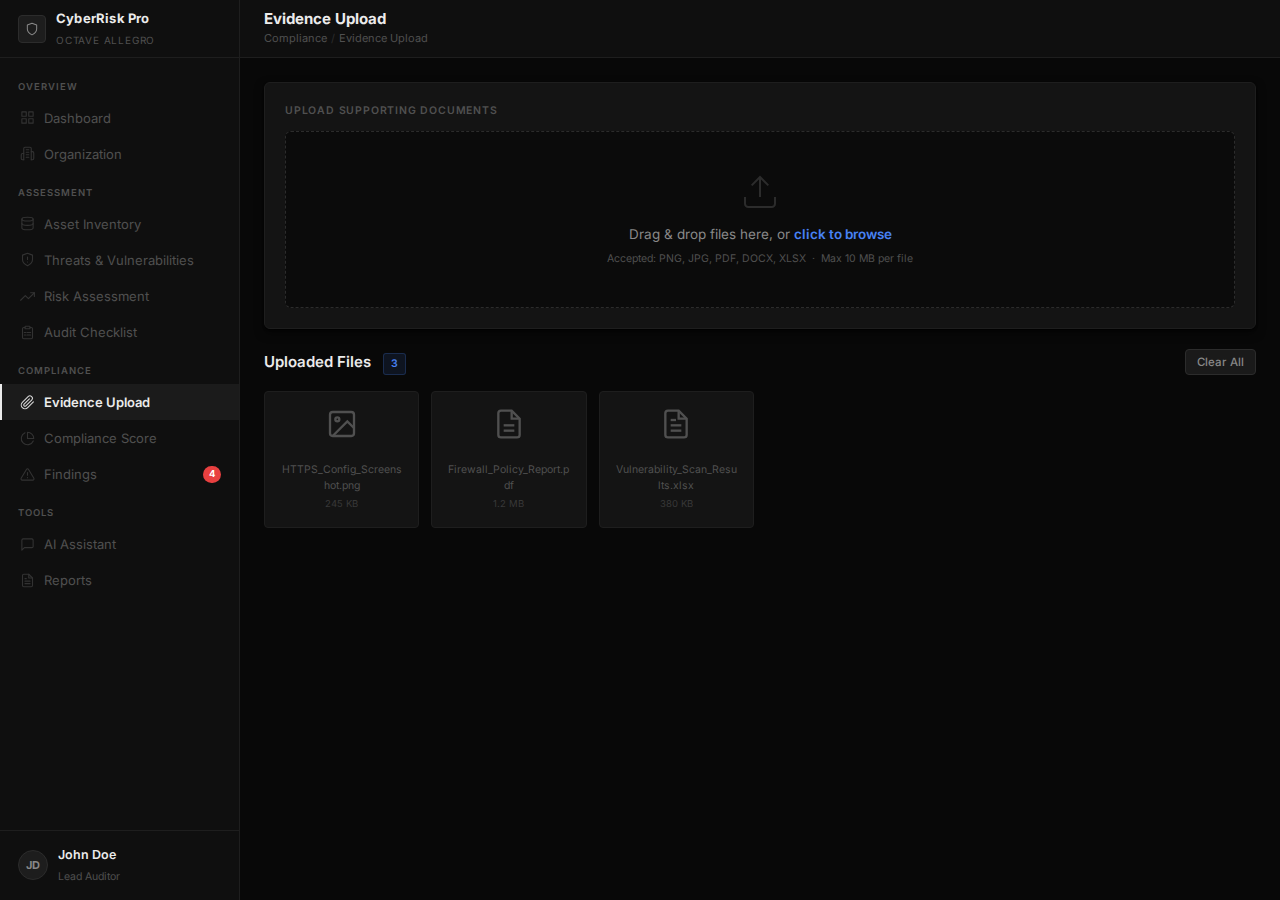
<file: evidence.html>
<!DOCTYPE html>
<html lang="en">

<head>
    <meta charset="UTF-8" />
    <meta name="viewport" content="width=device-width,initial-scale=1.0" />
    <title>Evidence Upload — CyberRisk Pro</title>
    <link rel="stylesheet" href="styles.css" />
</head>

<body>
    <div class="app">
        <div class="main">
            <header class="topbar">
                <button class="hamburger" onclick="toggleSidebar()"><svg viewBox="0 0 24 24" fill="none"
                        stroke="currentColor" stroke-width="1.75">
                        <line x1="3" y1="12" x2="21" y2="12" />
                        <line x1="3" y1="6" x2="21" y2="6" />
                        <line x1="3" y1="18" x2="21" y2="18" />
                    </svg></button>
                <div class="page-header">
                    <div class="page-title">Evidence Upload</div>
                    <div class="breadcrumb"><span>Compliance</span><span class="bc-sep">/</span><span
                            class="bc-cur">Evidence Upload</span></div>
                </div>
            </header>
            <main class="page">

                <div class="card mb-5">
                    <div class="card-label">Upload Supporting Documents</div>
                    <div class="drop-zone" id="dz" ondragover="event.preventDefault();this.classList.add('over')"
                        ondragleave="this.classList.remove('over')" ondrop="onDrop(event)"
                        onclick="document.getElementById('fi').click()">
                        <div class="text-center">
                            <svg viewBox="0 0 24 24" fill="none" stroke="currentColor" stroke-width="1.2"
                                style="width:40px;height:40px;stroke:var(--border-2);margin:0 auto 12px;display:block">
                                <path d="M21 15v4a2 2 0 0 1-2 2H5a2 2 0 0 1-2-2v-4" />
                                <polyline points="17 8 12 3 7 8" />
                                <line x1="12" y1="3" x2="12" y2="15" />
                            </svg>
                            <p style="color:var(--t2);font-size:13.5px">Drag &amp; drop files here, or <strong
                                    style="color:var(--blue)">click to browse</strong></p>
                            <small style="color:var(--t3);margin-top:6px;display:block">Accepted: PNG, JPG, PDF, DOCX,
                                XLSX &nbsp;&middot;&nbsp; Max 10 MB per file</small>
                        </div>
                    </div>
                    <input type="file" id="fi" multiple accept=".png,.jpg,.jpeg,.pdf,.docx,.xlsx,.gif"
                        style="display:none" onchange="onSel(event)" />
                </div>

                <div class="flex justify-between items-center mb-3">
                    <div>
                        <span class="fw-600" style="font-size:15px">Uploaded Files</span>
                        <span class="badge badge-info ml-2" id="fCount" style="margin-left:8px">0</span>
                    </div>
                    <button class="btn btn-ghost btn-sm" onclick="clearAll()">Clear All</button>
                </div>
                <div class="file-grid" id="fGrid"></div>

            </main>
        </div>
    </div>

    <div class="modal-overlay" id="modal-overlay" onclick="if(event.target===this)closeModal()">
        <div class="modal" id="modal-body"></div>
    </div>
    <script src="sidebar.js"></script>
    <script src="app.js"></script>
    <script>
        const FILE_ICONS = {
            pdf: '<svg viewBox="0 0 24 24" fill="none" stroke="currentColor" stroke-width="1.75" class="f-icon"><path d="M14 2H6a2 2 0 0 0-2 2v16a2 2 0 0 0 2 2h12a2 2 0 0 0 2-2V8z"/><polyline points="14 2 14 8 20 8"/><line x1="16" y1="13" x2="8" y2="13"/><line x1="16" y1="17" x2="8" y2="17"/></svg>',
            image: '<svg viewBox="0 0 24 24" fill="none" stroke="currentColor" stroke-width="1.75" class="f-icon"><rect x="3" y="3" width="18" height="18" rx="2"/><circle cx="8.5" cy="8.5" r="1.5"/><polyline points="21 15 16 10 5 21"/></svg>',
            excel: '<svg viewBox="0 0 24 24" fill="none" stroke="currentColor" stroke-width="1.75" class="f-icon"><path d="M14 2H6a2 2 0 0 0-2 2v16a2 2 0 0 0 2 2h12a2 2 0 0 0 2-2V8z"/><polyline points="14 2 14 8 20 8"/><line x1="8" y1="13" x2="16" y2="13"/><line x1="8" y1="17" x2="16" y2="17"/><line x1="8" y1="9" x2="12" y2="9"/></svg>',
            other: '<svg viewBox="0 0 24 24" fill="none" stroke="currentColor" stroke-width="1.75" class="f-icon"><path d="M13 2H6a2 2 0 0 0-2 2v16a2 2 0 0 0 2 2h12a2 2 0 0 0 2-2V9z"/><polyline points="13 2 13 9 20 9"/></svg>',
        };

        const extType = ext => ({ 'pdf': 'pdf', 'png': 'image', 'jpg': 'image', 'jpeg': 'image', 'gif': 'image', 'xlsx': 'excel', 'xls': 'excel' }[ext] || 'other');

        function render() {
            const list = S.files;
            document.getElementById('fCount').textContent = list.length;
            const grid = document.getElementById('fGrid');
            if (!list.length) {
                grid.innerHTML = '<p class="text-t3 text-sm" style="padding:8px 0">No files uploaded yet.</p>';
                return;
            }
            grid.innerHTML = list.map((f, i) => `
    <div class="file-card">
      <button class="f-rm" onclick="removeFile(${i})">&#x2715;</button>
      <div>${FILE_ICONS[f.type] || FILE_ICONS.other}</div>
      <div class="f-name mt-2">${f.name}</div>
      <div class="f-size">${f.size}</div>
    </div>`).join('');
        }

        function onSel(e) { process([...e.target.files]); e.target.value = ''; }
        function onDrop(e) {
            e.preventDefault(); document.getElementById('dz').classList.remove('over');
            process([...e.dataTransfer.files]);
        }

        function process(files) {
            const list = S.files;
            files.forEach(f => {
                const ext = (f.name.split('.').pop() || '').toLowerCase();
                const size = f.size > 1048576 ? `${(f.size / 1048576).toFixed(1)} MB` : `${Math.round(f.size / 1024)} KB`;
                list.push({ name: f.name, size, type: extType(ext) });
                showToast('success', 'Uploaded', `"${f.name}" added to evidence.`);
            });
            S.setFiles(list); render();
        }

        function removeFile(i) {
            const list = S.files, f = list[i];
            confirmAction(`Remove <strong>"${f.name}"</strong> from evidence?`, () => {
                list.splice(i, 1); S.setFiles(list); render();
                showToast('warning', 'Removed', `"${f.name}" removed.`);
            });
        }

        function clearAll() {
            if (!S.files.length) return;
            confirmAction('Remove <strong>all uploaded files</strong> from evidence?', () => {
                S.setFiles([]); render();
                showToast('warning', 'Cleared', 'All evidence files removed.');
            });
        }
        render();
    </script>
</body>

</html>
</file>
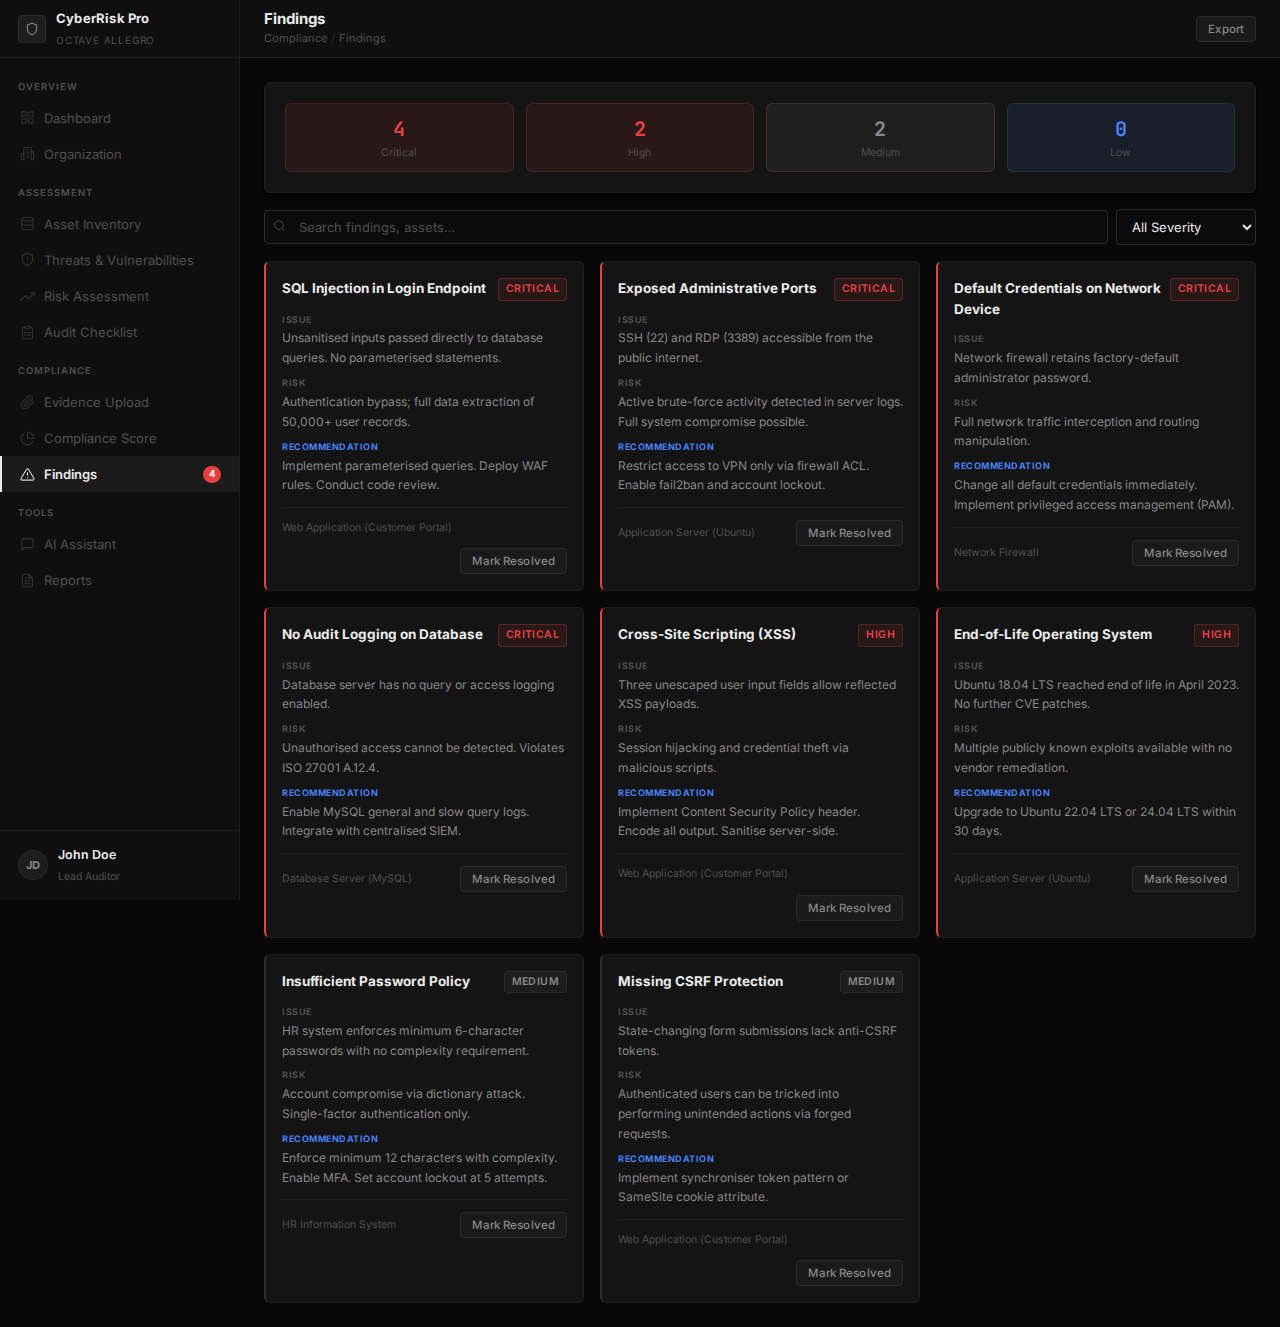
<file: findings.html>
<!DOCTYPE html>
<html lang="en">

<head>
    <meta charset="UTF-8" />
    <meta name="viewport" content="width=device-width,initial-scale=1.0" />
    <title>Findings — CyberRisk Pro</title>
    <link rel="stylesheet" href="styles.css" />
</head>

<body>
    <div class="app">
        <div class="main">
            <header class="topbar">
                <button class="hamburger" onclick="toggleSidebar()"><svg viewBox="0 0 24 24" fill="none"
                        stroke="currentColor" stroke-width="1.75">
                        <line x1="3" y1="12" x2="21" y2="12" />
                        <line x1="3" y1="6" x2="21" y2="6" />
                        <line x1="3" y1="18" x2="21" y2="18" />
                    </svg></button>
                <div class="page-header">
                    <div class="page-title">Findings</div>
                    <div class="breadcrumb"><span>Compliance</span><span class="bc-sep">/</span><span
                            class="bc-cur">Findings</span></div>
                </div>
                <div class="topbar-actions">
                    <button class="btn btn-ghost btn-sm"
                        onclick="showToast('info','Export','Generating findings export…')">Export</button>
                </div>
            </header>
            <main class="page">

                <!-- Summary bar -->
                <div class="card mb-4">
                    <div class="g4" style="margin-bottom:0">
                        <div
                            style="text-align:center;padding:10px;background:var(--red-10);border:1px solid rgba(201,71,71,.2);border-radius:6px">
                            <div class="mono fw-700 text-red" style="font-size:20px" id="sCrit">4</div>
                            <div class="text-xs text-t3 mt-1">Critical</div>
                        </div>
                        <div
                            style="text-align:center;padding:10px;background:var(--orange-10);border:1px solid rgba(196,99,48,.2);border-radius:6px">
                            <div class="mono fw-700" style="font-size:20px;color:var(--orange)" id="sHigh">2</div>
                            <div class="text-xs text-t3 mt-1">High</div>
                        </div>
                        <div
                            style="text-align:center;padding:10px;background:var(--amber-10);border:1px solid rgba(196,127,40,.2);border-radius:6px">
                            <div class="mono fw-700 text-amber" style="font-size:20px" id="sMed">2</div>
                            <div class="text-xs text-t3 mt-1">Medium</div>
                        </div>
                        <div
                            style="text-align:center;padding:10px;background:var(--green-10);border:1px solid rgba(58,158,110,.2);border-radius:6px">
                            <div class="mono fw-700 text-green" style="font-size:20px" id="sLow">0</div>
                            <div class="text-xs text-t3 mt-1">Low</div>
                        </div>
                    </div>
                </div>

                <div class="toolbar">
                    <div class="search-wrap flex-1">
                        <span class="search-ico"><svg viewBox="0 0 24 24" fill="none" stroke="currentColor"
                                stroke-width="1.75">
                                <circle cx="11" cy="11" r="8" />
                                <line x1="21" y1="21" x2="16.65" y2="16.65" />
                            </svg></span>
                        <input class="form-control" id="q" placeholder="Search findings, assets…" oninput="render()"
                            style="padding-left:34px" />
                    </div>
                    <select class="form-control" id="sf" style="width:140px" onchange="render()">
                        <option value="">All Severity</option>
                        <option>Critical</option>
                        <option>High</option>
                        <option>Medium</option>
                        <option>Low</option>
                    </select>
                </div>

                <div class="ga" id="fGrid"></div>
            </main>
        </div>
    </div>

    <div class="modal-overlay" id="modal-overlay" onclick="if(event.target===this)closeModal()">
        <div class="modal" id="modal-body"></div>
    </div>
    <script src="sidebar.js"></script>
    <script src="app.js"></script>
    <script>
        function render() {
            const q = (document.getElementById('q').value || '').toLowerCase();
            const sev = document.getElementById('sf').value;
            const list = S.findings.filter(f =>
                (!q || f.title.toLowerCase().includes(q) || f.asset.toLowerCase().includes(q) || f.issue.toLowerCase().includes(q)) &&
                (!sev || f.severity === sev)
            );
            // Update summary counts (use full list, not filtered)
            const all = S.findings;
            document.getElementById('sCrit').textContent = all.filter(x => x.severity === 'Critical').length;
            document.getElementById('sHigh').textContent = all.filter(x => x.severity === 'High').length;
            document.getElementById('sMed').textContent = all.filter(x => x.severity === 'Medium').length;
            document.getElementById('sLow').textContent = all.filter(x => x.severity === 'Low').length;

            // Update sidebar badge
            const nb = document.getElementById('nb-findings');
            if (nb) nb.textContent = all.filter(x => x.severity === 'Critical').length;

            const grid = document.getElementById('fGrid');
            if (!list.length) {
                grid.innerHTML = '<p class="text-t3 text-sm">No findings match your search criteria.</p>';
                return;
            }
            grid.innerHTML = list.map(f => `
    <div class="finding-card ${f.severity.toLowerCase()}">
      <div class="finding-hd">
        <div class="finding-title">${f.title}</div>
        <span class="badge ${critClass(f.severity)}">${f.severity}</span>
      </div>
      <div>
        <div class="finding-lbl">Issue</div>
        <div class="finding-text">${f.issue}</div>
        <div class="finding-lbl">Risk</div>
        <div class="finding-text">${f.risk}</div>
        <div class="finding-lbl" style="color:var(--green)">Recommendation</div>
        <div class="finding-text mb-0">${f.recommendation}</div>
      </div>
      <div class="finding-footer">
        <span class="finding-asset">${f.asset}</span>
        <button class="btn btn-ghost btn-sm" style="margin-left:auto" onclick="resolve(${f.id})">Mark Resolved</button>
      </div>
    </div>`).join('');
        }

        function resolve(id) {
            const f = S.findings.find(x => x.id === id);
            confirmAction(`Mark <strong>"${f?.title}"</strong> as resolved and remove from findings?`, () => {
                S.setFindings(S.findings.filter(x => x.id !== id)); render();
                showToast('success', 'Resolved', 'Finding marked as resolved.');
            });
        }
        render();
    </script>
</body>

</html>
</file>
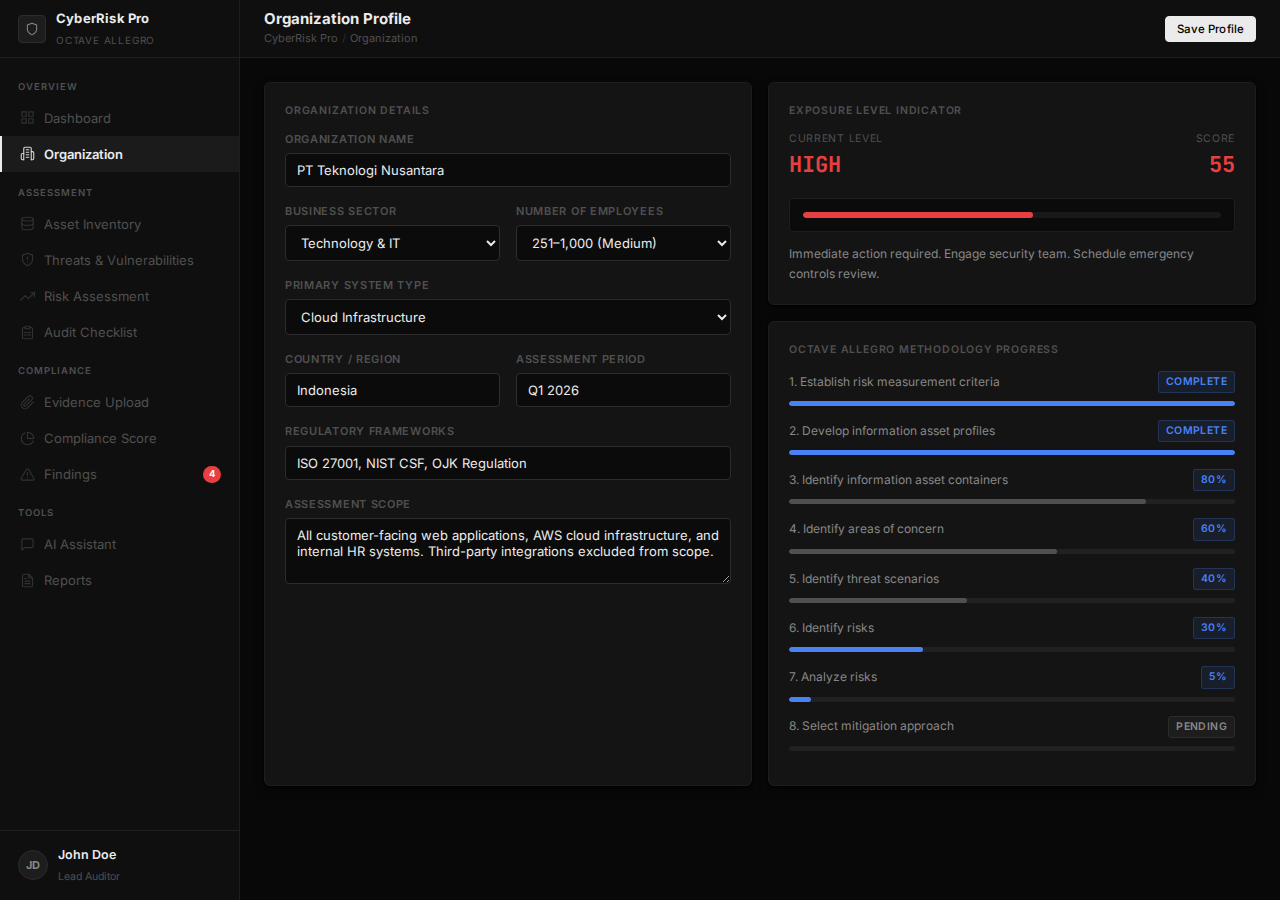
<file: org-profile.html>
<!DOCTYPE html>
<html lang="en">

<head>
    <meta charset="UTF-8" />
    <meta name="viewport" content="width=device-width,initial-scale=1.0" />
    <title>Organization Profile — CyberRisk Pro</title>
    <link rel="stylesheet" href="styles.css" />
</head>

<body>
    <div class="app">
        <div class="main">
            <header class="topbar">
                <button class="hamburger" onclick="toggleSidebar()"><svg viewBox="0 0 24 24" fill="none"
                        stroke="currentColor" stroke-width="1.75">
                        <line x1="3" y1="12" x2="21" y2="12" />
                        <line x1="3" y1="6" x2="21" y2="6" />
                        <line x1="3" y1="18" x2="21" y2="18" />
                    </svg></button>
                <div class="page-header">
                    <div class="page-title">Organization Profile</div>
                    <div class="breadcrumb"><span>CyberRisk Pro</span><span class="bc-sep">/</span><span
                            class="bc-cur">Organization</span></div>
                </div>
                <div class="topbar-actions">
                    <button class="btn btn-primary btn-sm" onclick="save()">Save Profile</button>
                </div>
            </header>
            <main class="page">
                <div class="g2">
                    <!-- Left: Form -->
                    <div class="card">
                        <div class="card-label">Organization Details</div>
                        <div class="form-group">
                            <label class="form-label">Organization Name</label>
                            <input class="form-control" id="orgName" value="PT Teknologi Nusantara"
                                placeholder="e.g. Acme Corporation" />
                        </div>
                        <div class="form-row">
                            <div class="form-group">
                                <label class="form-label">Business Sector</label>
                                <select class="form-control" id="orgSector" onchange="calc()">
                                    <option>Financial Services</option>
                                    <option>Healthcare</option>
                                    <option selected>Technology &amp; IT</option>
                                    <option>Government</option>
                                    <option>Education</option>
                                    <option>Retail &amp; E-Commerce</option>
                                    <option>Manufacturing</option>
                                    <option>Energy &amp; Utilities</option>
                                    <option>Telecommunications</option>
                                </select>
                            </div>
                            <div class="form-group">
                                <label class="form-label">Number of Employees</label>
                                <select class="form-control" id="orgEmp" onchange="calc()">
                                    <option>1–50 (Micro)</option>
                                    <option>51–250 (Small)</option>
                                    <option selected>251–1,000 (Medium)</option>
                                    <option>1,001–5,000 (Large)</option>
                                    <option>5,000+ (Enterprise)</option>
                                </select>
                            </div>
                        </div>
                        <div class="form-group">
                            <label class="form-label">Primary System Type</label>
                            <select class="form-control" id="orgSys" onchange="calc()">
                                <option>Web Application</option>
                                <option selected>Cloud Infrastructure</option>
                                <option>Mobile Application</option>
                                <option>Internal Network / On-Premise</option>
                                <option>Hybrid (Cloud + On-Premise)</option>
                                <option>IoT / OT Systems</option>
                            </select>
                        </div>
                        <div class="form-row">
                            <div class="form-group">
                                <label class="form-label">Country / Region</label>
                                <input class="form-control" value="Indonesia" />
                            </div>
                            <div class="form-group">
                                <label class="form-label">Assessment Period</label>
                                <input class="form-control" value="Q1 2026" />
                            </div>
                        </div>
                        <div class="form-group">
                            <label class="form-label">Regulatory Frameworks</label>
                            <input class="form-control" value="ISO 27001, NIST CSF, OJK Regulation" />
                        </div>
                        <div class="form-group" style="margin-bottom:0">
                            <label class="form-label">Assessment Scope</label>
                            <textarea class="form-control"
                                rows="3">All customer-facing web applications, AWS cloud infrastructure, and internal HR systems. Third-party integrations excluded from scope.</textarea>
                        </div>
                    </div>

                    <!-- Right column -->
                    <div>
                        <div class="card mb-4">
                            <div class="card-label">Exposure Level Indicator</div>
                            <div class="flex justify-between items-center mb-3">
                                <div>
                                    <div class="text-xs text-t3 uppercase mb-1">Current Level</div>
                                    <div class="mono fw-700" id="expLevel" style="font-size:22px;color:var(--amber)">
                                        MEDIUM</div>
                                </div>
                                <div class="text-right">
                                    <div class="text-xs text-t3 uppercase mb-1">Score</div>
                                    <div class="mono fw-700" id="expScore" style="font-size:22px;color:var(--amber)">55
                                    </div>
                                </div>
                            </div>
                            <div class="exp-row">
                                <div class="exp-track">
                                    <div class="exp-fill" id="expFill" style="width:55%;background:var(--amber)"></div>
                                </div>
                            </div>
                            <p id="expDesc" class="text-sm mt-3" style="color:var(--t2);line-height:1.7">
                                Prioritise patching cycles, access control reviews, and centralised security monitoring.
                            </p>
                        </div>

                        <div class="card">
                            <div class="card-label">OCTAVE Allegro Methodology Progress</div>
                            <div id="steps"></div>
                        </div>
                    </div>
                </div>
            </main>
        </div>
    </div>

    <div class="modal-overlay" id="modal-overlay" onclick="if(event.target===this)closeModal()">
        <div class="modal" id="modal-body"></div>
    </div>
    <script src="sidebar.js"></script>
    <script src="app.js"></script>
    <script>
        const STEPS = [
            { label: '1. Establish risk measurement criteria', pct: 100 },
            { label: '2. Develop information asset profiles', pct: 100 },
            { label: '3. Identify information asset containers', pct: 80 },
            { label: '4. Identify areas of concern', pct: 60 },
            { label: '5. Identify threat scenarios', pct: 40 },
            { label: '6. Identify risks', pct: 30 },
            { label: '7. Analyze risks', pct: 5 },
            { label: '8. Select mitigation approach', pct: 0 },
        ];
        const stepColor = p => p === 100 ? 'green' : p === 0 ? 'red' : p >= 40 ? 'amber' : 'blue';
        const stepBadge = p => p === 100 ? ['badge-low', 'Complete'] : p === 0 ? ['badge-neutral', 'Pending'] : ['badge-info', p + '%'];

        document.getElementById('steps').innerHTML = STEPS.map(s => {
            const [bc, bt] = stepBadge(s.pct);
            return `<div style="margin-bottom:14px">
    <div class="flex justify-between items-center mb-2">
      <span class="text-sm" style="color:var(--t2)">${s.label}</span>
      <span class="badge ${bc}" style="flex-shrink:0;margin-left:8px">${bt}</span>
    </div>
    <div class="progress"><div class="progress-bar ${stepColor(s.pct)}" style="width:${s.pct}%"></div></div>
  </div>`;
        }).join('');

        function calc() {
            const sector = document.getElementById('orgSector').value;
            const emp = document.getElementById('orgEmp').value;
            const sys = document.getElementById('orgSys').value;
            const highS = ['Financial Services', 'Healthcare', 'Government', 'Telecommunications'];
            const s1 = highS.includes(sector) ? 30 : sector === 'Technology & IT' ? 20 : 15;
            const s2 = emp.includes('Enterprise') ? 25 : emp.includes('Large') ? 20 : emp.includes('Medium') ? 15 : 10;
            const s3 = sys.includes('Cloud') || sys.includes('Web') ? 20 : sys.includes('Mobile') ? 15 : 10;
            const score = s1 + s2 + s3;
            const level = score >= 55 ? 'HIGH' : score >= 35 ? 'MEDIUM' : 'LOW';
            const col = level === 'HIGH' ? 'var(--red)' : level === 'MEDIUM' ? 'var(--amber)' : 'var(--green)';
            const desc = { HIGH: 'Immediate action required. Engage security team. Schedule emergency controls review.', MEDIUM: 'Prioritise patching cycles, access control reviews, and centralised monitoring.', LOW: 'Maintain current controls. Continue regular assessments and monitoring routines.' };
            document.getElementById('expLevel').textContent = level; document.getElementById('expLevel').style.color = col;
            document.getElementById('expScore').textContent = score; document.getElementById('expScore').style.color = col;
            document.getElementById('expFill').style.cssText = `width:${Math.min(score, 100)}%;background:${col}`;
            document.getElementById('expDesc').textContent = desc[level];
        }
        calc();
        function save() { showToast('success', 'Saved', 'Organization profile updated successfully.'); }
    </script>
</body>

</html>
</file>
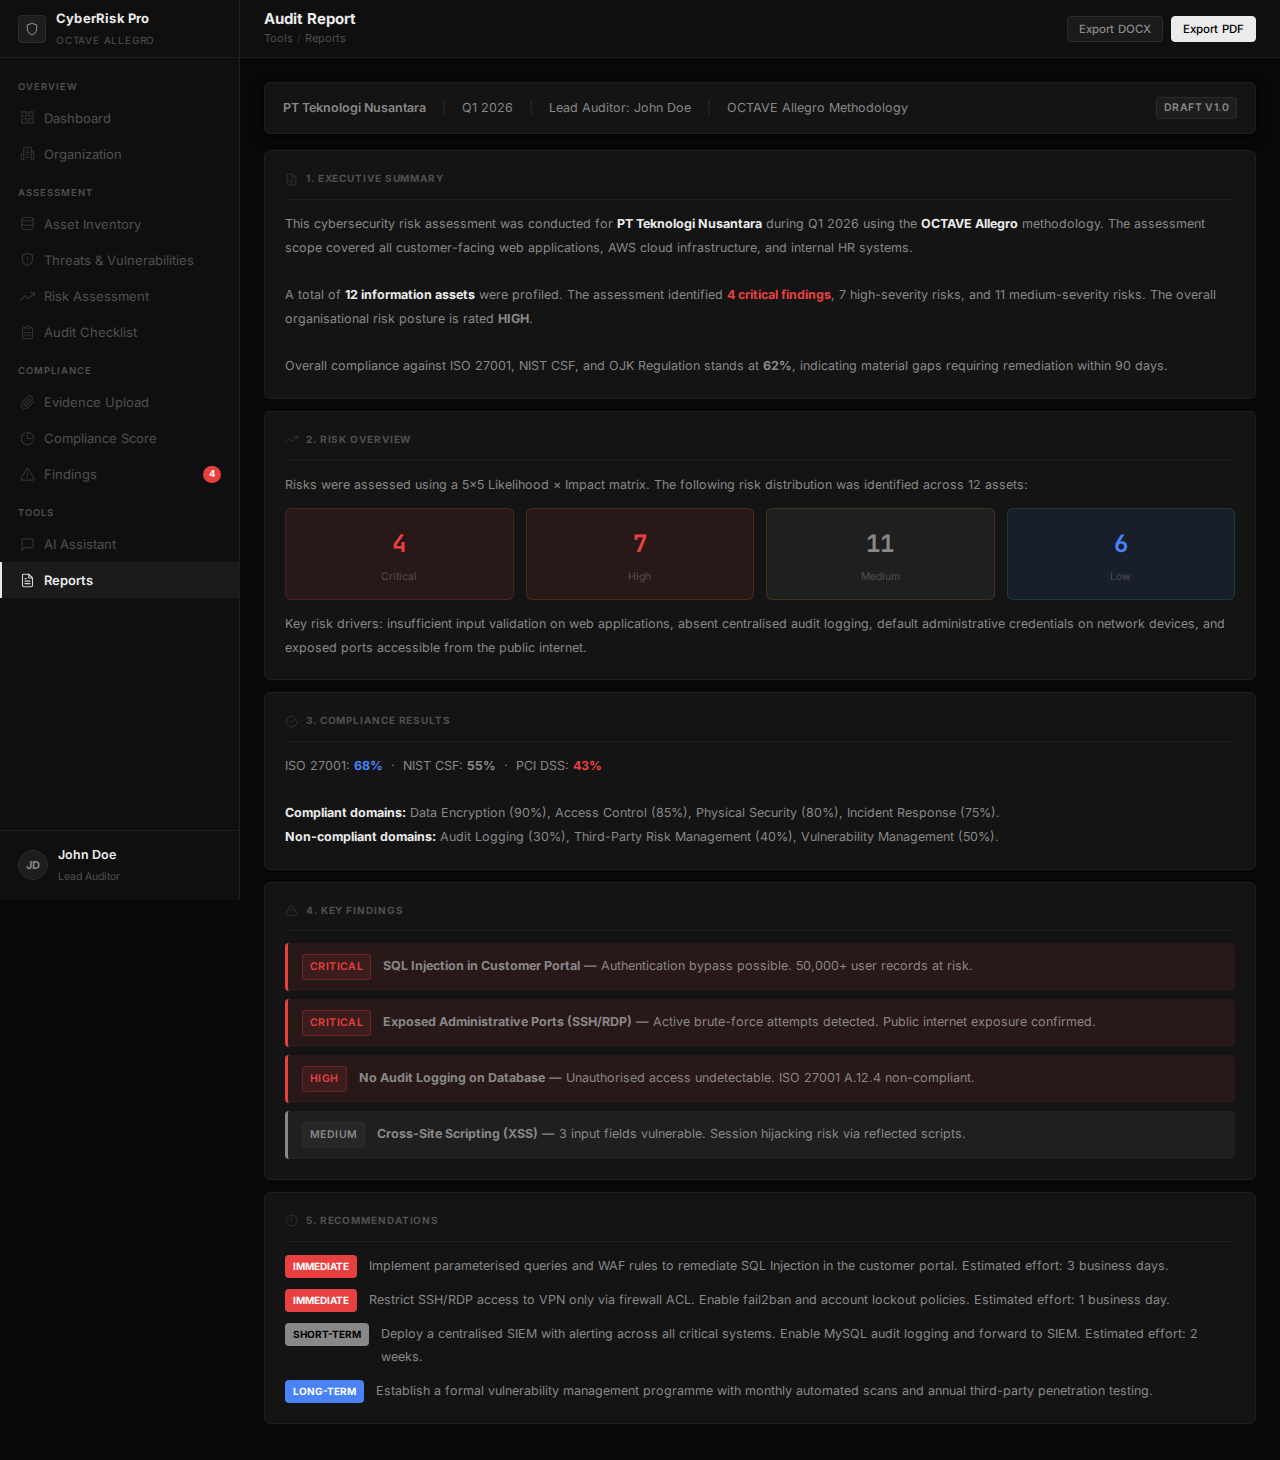
<file: reports.html>
<!DOCTYPE html>
<html lang="en">

<head>
    <meta charset="UTF-8" />
    <meta name="viewport" content="width=device-width,initial-scale=1.0" />
    <title>Reports — CyberRisk Pro</title>
    <link rel="stylesheet" href="styles.css" />
</head>

<body>
    <div class="app">
        <div class="main">
            <header class="topbar">
                <button class="hamburger" onclick="toggleSidebar()"><svg viewBox="0 0 24 24" fill="none"
                        stroke="currentColor" stroke-width="1.75">
                        <line x1="3" y1="12" x2="21" y2="12" />
                        <line x1="3" y1="6" x2="21" y2="6" />
                        <line x1="3" y1="18" x2="21" y2="18" />
                    </svg></button>
                <div class="page-header">
                    <div class="page-title">Audit Report</div>
                    <div class="breadcrumb"><span>Tools</span><span class="bc-sep">/</span><span
                            class="bc-cur">Reports</span></div>
                </div>
                <div class="topbar-actions">
                    <button class="btn btn-ghost btn-sm"
                        onclick="showToast('info','Export','Generating DOCX document…')">Export DOCX</button>
                    <button class="btn btn-primary btn-sm"
                        onclick="showToast('success','Export','PDF report generated successfully.')">Export PDF</button>
                </div>
            </header>
            <main class="page">

                <!-- Report Meta -->
                <div class="card mb-4" style="padding:14px 18px">
                    <div class="flex items-center gap-4" style="flex-wrap:wrap;font-size:12.5px;color:var(--t2)">
                        <span><span class="fw-600 text-t1">PT Teknologi Nusantara</span></span>
                        <span style="color:var(--border-2)">|</span>
                        <span>Q1 2026</span>
                        <span style="color:var(--border-2)">|</span>
                        <span>Lead Auditor: John Doe</span>
                        <span style="color:var(--border-2)">|</span>
                        <span>OCTAVE Allegro Methodology</span>
                        <span class="badge badge-neutral" style="margin-left:auto">Draft v1.0</span>
                    </div>
                </div>

                <!-- Section 1: Executive Summary -->
                <div class="report-section">
                    <h4>
                        <svg viewBox="0 0 24 24" fill="none" stroke="currentColor" stroke-width="1.75">
                            <path d="M14 2H6a2 2 0 0 0-2 2v16a2 2 0 0 0 2 2h12a2 2 0 0 0 2-2V8z" />
                            <polyline points="14 2 14 8 20 8" />
                            <line x1="16" y1="13" x2="8" y2="13" />
                            <line x1="16" y1="17" x2="8" y2="17" />
                        </svg>
                        1. Executive Summary
                    </h4>
                    <div class="report-body">
                        This cybersecurity risk assessment was conducted for <strong style="color:var(--t1)">PT
                            Teknologi Nusantara</strong> during Q1 2026 using the <strong style="color:var(--t1)">OCTAVE
                            Allegro</strong> methodology. The assessment scope covered all customer-facing web
                        applications, AWS cloud infrastructure, and internal HR systems.<br><br>
                        A total of <strong style="color:var(--t1)">12 information assets</strong> were profiled. The
                        assessment identified <strong style="color:var(--red)">4 critical findings</strong>, 7
                        high-severity risks, and 11 medium-severity risks. The overall organisational risk posture is
                        rated <strong style="color:var(--amber)">HIGH</strong>.<br><br>
                        Overall compliance against ISO 27001, NIST CSF, and OJK Regulation stands at <strong
                            style="color:var(--amber)">62%</strong>, indicating material gaps requiring remediation
                        within 90 days.
                    </div>
                </div>

                <!-- Section 2: Risk Overview -->
                <div class="report-section">
                    <h4>
                        <svg viewBox="0 0 24 24" fill="none" stroke="currentColor" stroke-width="1.75">
                            <polyline points="23 6 13.5 15.5 8.5 10.5 1 18" />
                            <polyline points="17 6 23 6 23 12" />
                        </svg>
                        2. Risk Overview
                    </h4>
                    <div class="report-body">
                        Risks were assessed using a 5&times;5 Likelihood &times; Impact matrix. The following risk
                        distribution was identified across 12 assets:
                        <div class="g4 mt-3 mb-3">
                            <div
                                style="text-align:center;padding:12px;background:var(--red-10);border:1px solid rgba(201,71,71,.2);border-radius:6px">
                                <div class="mono fw-700 text-red" style="font-size:24px">4</div>
                                <div class="text-xs text-t3 mt-1">Critical</div>
                            </div>
                            <div
                                style="text-align:center;padding:12px;background:var(--orange-10);border:1px solid rgba(196,99,48,.2);border-radius:6px">
                                <div class="mono fw-700" style="font-size:24px;color:var(--orange)">7</div>
                                <div class="text-xs text-t3 mt-1">High</div>
                            </div>
                            <div
                                style="text-align:center;padding:12px;background:var(--amber-10);border:1px solid rgba(196,127,40,.2);border-radius:6px">
                                <div class="mono fw-700 text-amber" style="font-size:24px">11</div>
                                <div class="text-xs text-t3 mt-1">Medium</div>
                            </div>
                            <div
                                style="text-align:center;padding:12px;background:var(--green-10);border:1px solid rgba(58,158,110,.2);border-radius:6px">
                                <div class="mono fw-700 text-green" style="font-size:24px">6</div>
                                <div class="text-xs text-t3 mt-1">Low</div>
                            </div>
                        </div>
                        Key risk drivers: insufficient input validation on web applications, absent centralised audit
                        logging, default administrative credentials on network devices, and exposed ports accessible
                        from the public internet.
                    </div>
                </div>

                <!-- Section 3: Compliance Results -->
                <div class="report-section">
                    <h4>
                        <svg viewBox="0 0 24 24" fill="none" stroke="currentColor" stroke-width="1.75">
                            <path d="M22 11.08V12a10 10 0 1 1-5.93-9.14" />
                            <polyline points="22 4 12 14.01 9 11.01" />
                        </svg>
                        3. Compliance Results
                    </h4>
                    <div class="report-body">
                        ISO 27001: <strong style="color:var(--green)">68%</strong> &nbsp;&middot;&nbsp; NIST CSF:
                        <strong style="color:var(--amber)">55%</strong> &nbsp;&middot;&nbsp; PCI DSS: <strong
                            style="color:var(--red)">43%</strong><br><br>
                        <strong style="color:var(--t1)">Compliant domains:</strong> Data Encryption (90%), Access
                        Control (85%), Physical Security (80%), Incident Response (75%).<br>
                        <strong style="color:var(--t1)">Non-compliant domains:</strong> Audit Logging (30%), Third-Party
                        Risk Management (40%), Vulnerability Management (50%).
                    </div>
                </div>

                <!-- Section 4: Key Findings -->
                <div class="report-section">
                    <h4>
                        <svg viewBox="0 0 24 24" fill="none" stroke="currentColor" stroke-width="1.75">
                            <path
                                d="M10.29 3.86 1.82 18a2 2 0 0 0 1.71 3h16.94a2 2 0 0 0 1.71-3L13.71 3.86a2 2 0 0 0-3.42 0z" />
                            <line x1="12" y1="9" x2="12" y2="13" />
                            <line x1="12" y1="17" x2="12.01" y2="17" />
                        </svg>
                        4. Key Findings
                    </h4>
                    <div class="report-body">
                        <div style="display:flex;flex-direction:column;gap:8px;margin-top:4px">
                            <div
                                style="padding:11px 14px;background:var(--red-10);border-left:3px solid var(--red);border-radius:4px">
                                <span class="badge badge-critical"
                                    style="margin-right:8px;vertical-align:middle">Critical</span>
                                <strong>SQL Injection in Customer Portal</strong> — Authentication bypass possible.
                                50,000+ user records at risk.
                            </div>
                            <div
                                style="padding:11px 14px;background:var(--red-10);border-left:3px solid var(--red);border-radius:4px">
                                <span class="badge badge-critical"
                                    style="margin-right:8px;vertical-align:middle">Critical</span>
                                <strong>Exposed Administrative Ports (SSH/RDP)</strong> — Active brute-force attempts
                                detected. Public internet exposure confirmed.
                            </div>
                            <div
                                style="padding:11px 14px;background:var(--orange-10);border-left:3px solid var(--orange);border-radius:4px">
                                <span class="badge badge-high"
                                    style="margin-right:8px;vertical-align:middle">High</span>
                                <strong>No Audit Logging on Database</strong> — Unauthorised access undetectable. ISO
                                27001 A.12.4 non-compliant.
                            </div>
                            <div
                                style="padding:11px 14px;background:var(--amber-10);border-left:3px solid var(--amber);border-radius:4px">
                                <span class="badge badge-medium"
                                    style="margin-right:8px;vertical-align:middle">Medium</span>
                                <strong>Cross-Site Scripting (XSS)</strong> — 3 input fields vulnerable. Session
                                hijacking risk via reflected scripts.
                            </div>
                        </div>
                    </div>
                </div>

                <!-- Section 5: Recommendations -->
                <div class="report-section">
                    <h4>
                        <svg viewBox="0 0 24 24" fill="none" stroke="currentColor" stroke-width="1.75">
                            <circle cx="12" cy="12" r="10" />
                            <line x1="12" y1="8" x2="12" y2="12" />
                            <line x1="12" y1="16" x2="12.01" y2="16" />
                        </svg>
                        5. Recommendations
                    </h4>
                    <div class="report-body">
                        <div style="display:flex;flex-direction:column;gap:10px;margin-top:4px">
                            <div class="flex gap-3 items-start">
                                <span
                                    style="background:var(--red);color:#fff;border-radius:4px;padding:2px 8px;font-size:10px;font-weight:700;text-transform:uppercase;flex-shrink:0;margin-top:1px">Immediate</span>
                                <span>Implement parameterised queries and WAF rules to remediate SQL Injection in the
                                    customer portal. Estimated effort: 3 business days.</span>
                            </div>
                            <div class="flex gap-3 items-start">
                                <span
                                    style="background:var(--red);color:#fff;border-radius:4px;padding:2px 8px;font-size:10px;font-weight:700;text-transform:uppercase;flex-shrink:0;margin-top:1px">Immediate</span>
                                <span>Restrict SSH/RDP access to VPN only via firewall ACL. Enable fail2ban and account
                                    lockout policies. Estimated effort: 1 business day.</span>
                            </div>
                            <div class="flex gap-3 items-start">
                                <span
                                    style="background:var(--amber);color:#000;border-radius:4px;padding:2px 8px;font-size:10px;font-weight:700;text-transform:uppercase;flex-shrink:0;margin-top:1px">Short-term</span>
                                <span>Deploy a centralised SIEM with alerting across all critical systems. Enable MySQL
                                    audit logging and forward to SIEM. Estimated effort: 2 weeks.</span>
                            </div>
                            <div class="flex gap-3 items-start">
                                <span
                                    style="background:var(--blue);color:#fff;border-radius:4px;padding:2px 8px;font-size:10px;font-weight:700;text-transform:uppercase;flex-shrink:0;margin-top:1px">Long-term</span>
                                <span>Establish a formal vulnerability management programme with monthly automated scans
                                    and annual third-party penetration testing.</span>
                            </div>
                        </div>
                    </div>
                </div>

            </main>
        </div>
    </div>

    <div class="modal-overlay" id="modal-overlay" onclick="if(event.target===this)closeModal()">
        <div class="modal" id="modal-body"></div>
    </div>
    <script src="sidebar.js"></script>
    <script src="app.js"></script>
</body>

</html>
</file>
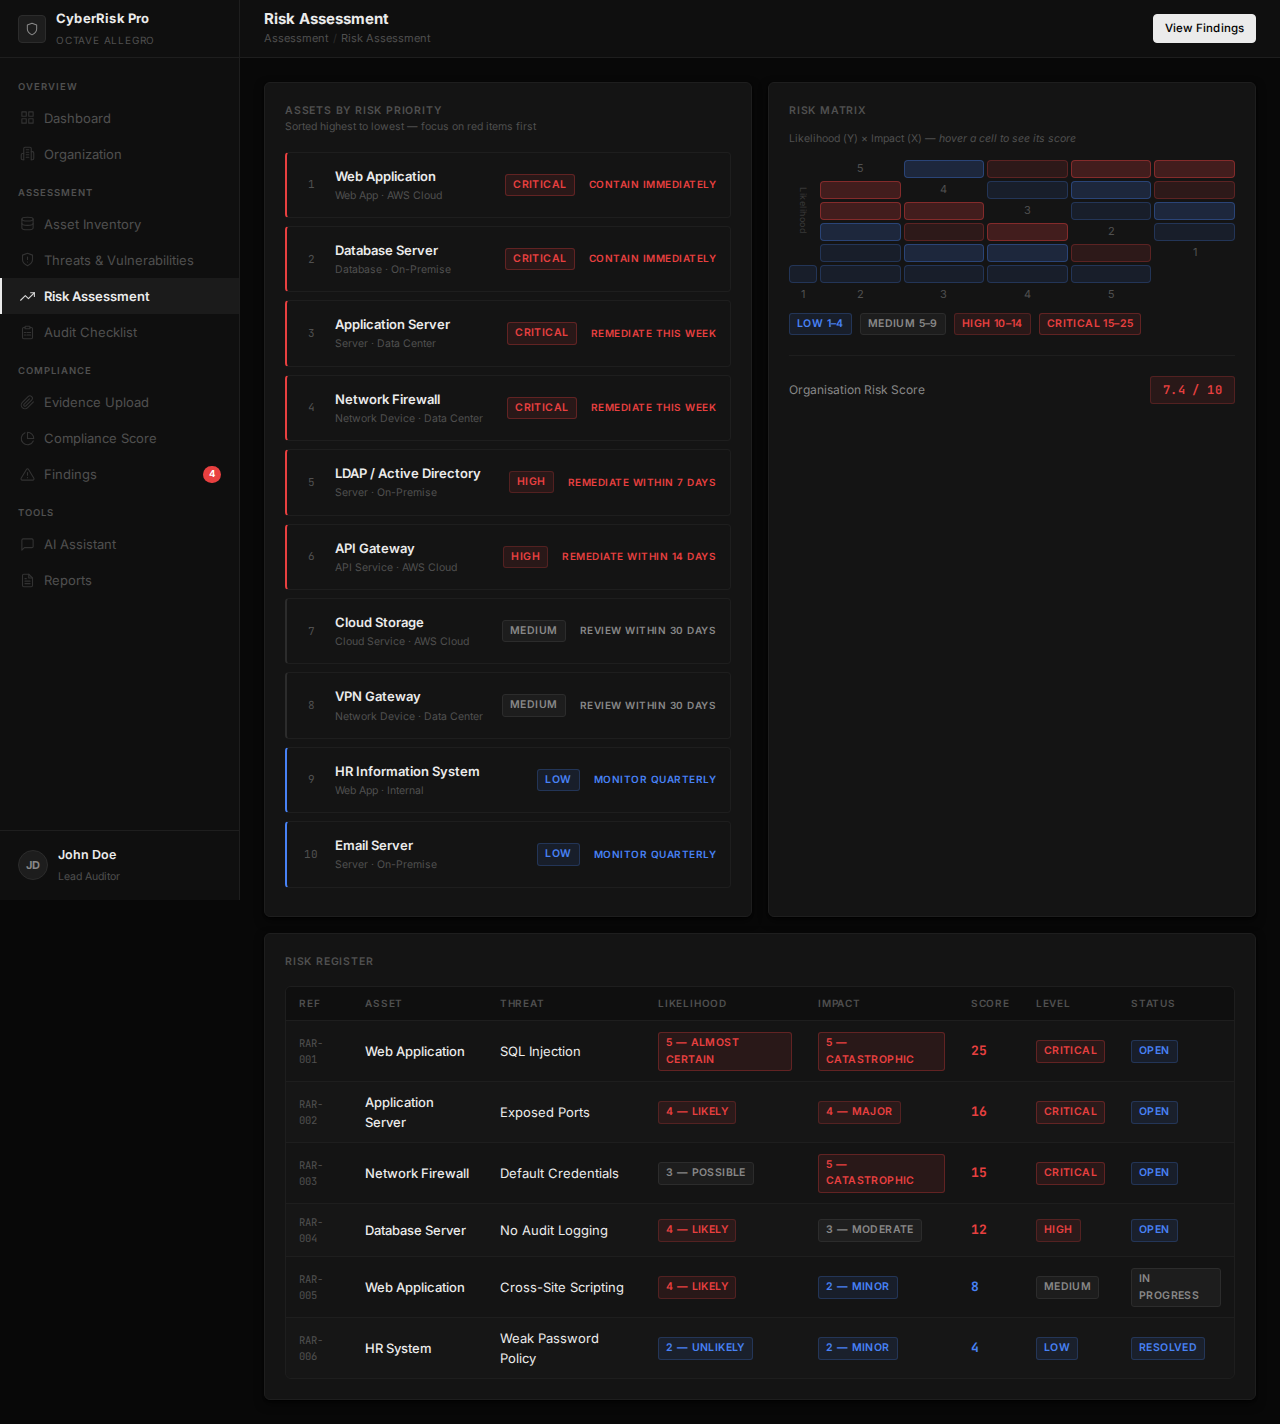
<file: risk-assessment.html>
<!DOCTYPE html>
<html lang="en">

<head>
    <meta charset="UTF-8" />
    <meta name="viewport" content="width=device-width,initial-scale=1.0" />
    <title>Risk Assessment — CyberRisk Pro</title>
    <link rel="stylesheet" href="styles.css" />
    <style>
        .risk-item {
            display: flex;
            align-items: center;
            gap: 14px;
            padding: 13px 14px;
            border: 1px solid var(--border);
            border-left: 2px solid var(--border-2);
            border-radius: var(--r-sm);
            margin-bottom: 8px;
            background: var(--card);
            transition: border-color .15s;
        }

        .risk-item:hover {
            border-color: var(--border-2);
        }

        .risk-item.is-critical,
        .risk-item.is-high {
            border-left-color: var(--red);
        }

        .risk-item.is-low {
            border-left-color: var(--blue);
        }

        .risk-rank {
            font-family: 'JetBrains Mono', monospace;
            font-size: 11px;
            color: var(--t3);
            width: 20px;
            flex-shrink: 0;
            text-align: center;
        }

        .risk-name {
            font-size: 13px;
            font-weight: 600;
            color: var(--t1);
        }

        .risk-type {
            font-size: 10.5px;
            color: var(--t3);
            margin-top: 2px;
        }

        .risk-urgency {
            font-size: 10px;
            font-weight: 600;
            letter-spacing: .5px;
            text-transform: uppercase;
            text-align: right;
            flex-shrink: 0;
        }

        /* Matrix: no numbers by default, show on hover via tooltip only */
        .mx-cell {
            font-size: 0 !important;
            cursor: default;
        }

        .mx-cell::after {
            content: attr(title);
            font-size: 0;
        }
    </style>
</head>

<body>
    <div class="app">
        <div class="main">
            <header class="topbar">
                <button class="hamburger" onclick="toggleSidebar()"><svg viewBox="0 0 24 24" fill="none"
                        stroke="currentColor" stroke-width="1.75">
                        <line x1="3" y1="12" x2="21" y2="12" />
                        <line x1="3" y1="6" x2="21" y2="6" />
                        <line x1="3" y1="18" x2="21" y2="18" />
                    </svg></button>
                <div class="page-header">
                    <div class="page-title">Risk Assessment</div>
                    <div class="breadcrumb"><span>Assessment</span><span class="bc-sep">/</span><span
                            class="bc-cur">Risk Assessment</span></div>
                </div>
                <div class="topbar-actions">
                    <a class="btn btn-primary btn-sm" href="findings.html">View Findings</a>
                </div>
            </header>
            <main class="page">

                <div class="g2">

                    <!-- Prioritized Risk List — replaces bar chart -->
                    <div class="card">
                        <div class="card-hd mb-4">
                            <div>
                                <div class="card-label mb-0">Assets by Risk Priority</div>
                                <div class="text-xs text-t3 mt-1">Sorted highest to lowest — focus on red items first
                                </div>
                            </div>
                        </div>
                        <div id="riskList"></div>
                    </div>

                    <!-- Risk Matrix — color intensity only, no numbers, tooltip on hover -->
                    <div class="card">
                        <div class="card-label">Risk Matrix</div>
                        <p class="text-xs text-t3 mb-3">Likelihood (Y) &times; Impact (X) — <em>hover a cell to see its
                                score</em></p>
                        <div class="matrix" id="matrix" style="margin-bottom:10px"></div>
                        <div class="flex gap-2 mb-4" style="flex-wrap:wrap">
                            <span class="badge badge-low">Low 1–4</span>
                            <span class="badge badge-medium">Medium 5–9</span>
                            <span class="badge badge-high">High 10–14</span>
                            <span class="badge badge-critical">Critical 15–25</span>
                        </div>
                        <hr />
                        <div class="flex justify-between items-center">
                            <span class="text-sm text-t2">Organisation Risk Score</span>
                            <span class="badge badge-high mono fw-600" style="font-size:12px;padding:4px 12px">7.4 /
                                10</span>
                        </div>
                    </div>

                </div>

                <!-- Risk Register -->
                <div class="card mt-4">
                    <div class="card-label mb-4">Risk Register</div>
                    <div class="table-wrap">
                        <table>
                            <thead>
                                <tr>
                                    <th>Ref</th>
                                    <th>Asset</th>
                                    <th>Threat</th>
                                    <th>Likelihood</th>
                                    <th>Impact</th>
                                    <th>Score</th>
                                    <th>Level</th>
                                    <th>Status</th>
                                </tr>
                            </thead>
                            <tbody>
                                <tr>
                                    <td class="mono text-t3 text-xs">RAR-001</td>
                                    <td class="fw-500">Web Application</td>
                                    <td>SQL Injection</td>
                                    <td><span class="badge badge-critical">5 — Almost Certain</span></td>
                                    <td><span class="badge badge-critical">5 — Catastrophic</span></td>
                                    <td class="mono fw-700 text-red">25</td>
                                    <td><span class="badge badge-critical">Critical</span></td>
                                    <td><span class="badge badge-info">Open</span></td>
                                </tr>
                                <tr>
                                    <td class="mono text-t3 text-xs">RAR-002</td>
                                    <td class="fw-500">Application Server</td>
                                    <td>Exposed Ports</td>
                                    <td><span class="badge badge-high">4 — Likely</span></td>
                                    <td><span class="badge badge-high">4 — Major</span></td>
                                    <td class="mono fw-700 text-red">16</td>
                                    <td><span class="badge badge-critical">Critical</span></td>
                                    <td><span class="badge badge-info">Open</span></td>
                                </tr>
                                <tr>
                                    <td class="mono text-t3 text-xs">RAR-003</td>
                                    <td class="fw-500">Network Firewall</td>
                                    <td>Default Credentials</td>
                                    <td><span class="badge badge-medium">3 — Possible</span></td>
                                    <td><span class="badge badge-critical">5 — Catastrophic</span></td>
                                    <td class="mono fw-700 text-red">15</td>
                                    <td><span class="badge badge-critical">Critical</span></td>
                                    <td><span class="badge badge-info">Open</span></td>
                                </tr>
                                <tr>
                                    <td class="mono text-t3 text-xs">RAR-004</td>
                                    <td class="fw-500">Database Server</td>
                                    <td>No Audit Logging</td>
                                    <td><span class="badge badge-high">4 — Likely</span></td>
                                    <td><span class="badge badge-medium">3 — Moderate</span></td>
                                    <td class="mono fw-700 text-red">12</td>
                                    <td><span class="badge badge-high">High</span></td>
                                    <td><span class="badge badge-info">Open</span></td>
                                </tr>
                                <tr>
                                    <td class="mono text-t3 text-xs">RAR-005</td>
                                    <td class="fw-500">Web Application</td>
                                    <td>Cross-Site Scripting</td>
                                    <td><span class="badge badge-high">4 — Likely</span></td>
                                    <td><span class="badge badge-low">2 — Minor</span></td>
                                    <td class="mono fw-700 text-blue">8</td>
                                    <td><span class="badge badge-medium">Medium</span></td>
                                    <td><span class="badge badge-neutral">In Progress</span></td>
                                </tr>
                                <tr>
                                    <td class="mono text-t3 text-xs">RAR-006</td>
                                    <td class="fw-500">HR System</td>
                                    <td>Weak Password Policy</td>
                                    <td><span class="badge badge-low">2 — Unlikely</span></td>
                                    <td><span class="badge badge-low">2 — Minor</span></td>
                                    <td class="mono fw-700 text-blue">4</td>
                                    <td><span class="badge badge-low">Low</span></td>
                                    <td><span class="badge badge-low">Resolved</span></td>
                                </tr>
                            </tbody>
                        </table>
                    </div>
                </div>

            </main>
        </div>
    </div>

    <div class="modal-overlay" id="modal-overlay" onclick="if(event.target===this)closeModal()">
        <div class="modal" id="modal-body"></div>
    </div>
    <script src="sidebar.js"></script>
    <script src="app.js"></script>
    <script>
        renderMatrix('matrix');

        const ASSETS = [
            { name: 'Web Application', type: 'Web App &middot; AWS Cloud', rank: 1, level: 'Critical', urgency: 'Contain immediately' },
            { name: 'Database Server', type: 'Database &middot; On-Premise', rank: 2, level: 'Critical', urgency: 'Contain immediately' },
            { name: 'Application Server', type: 'Server &middot; Data Center', rank: 3, level: 'Critical', urgency: 'Remediate this week' },
            { name: 'Network Firewall', type: 'Network Device &middot; Data Center', rank: 4, level: 'Critical', urgency: 'Remediate this week' },
            { name: 'LDAP / Active Directory', type: 'Server &middot; On-Premise', rank: 5, level: 'High', urgency: 'Remediate within 7 days' },
            { name: 'API Gateway', type: 'API Service &middot; AWS Cloud', rank: 6, level: 'High', urgency: 'Remediate within 14 days' },
            { name: 'Cloud Storage', type: 'Cloud Service &middot; AWS Cloud', rank: 7, level: 'Medium', urgency: 'Review within 30 days' },
            { name: 'VPN Gateway', type: 'Network Device &middot; Data Center', rank: 8, level: 'Medium', urgency: 'Review within 30 days' },
            { name: 'HR Information System', type: 'Web App &middot; Internal', rank: 9, level: 'Low', urgency: 'Monitor quarterly' },
            { name: 'Email Server', type: 'Server &middot; On-Premise', rank: 10, level: 'Low', urgency: 'Monitor quarterly' },
        ];

        const lCls = l => l === 'Critical' ? 'badge-critical' : l === 'High' ? 'badge-high' : l === 'Medium' ? 'badge-medium' : 'badge-low';
        const rCls = l => 'is-' + ({ 'Critical': 'critical', 'High': 'high', 'Medium': 'medium', 'Low': 'low' }[l]);
        const urgCol = l => (l === 'Critical' || l === 'High') ? 'var(--red)' : l === 'Medium' ? 'var(--t2)' : 'var(--blue)';

        document.getElementById('riskList').innerHTML = ASSETS.map(a => `
  <div class="risk-item ${rCls(a.level)}">
    <span class="risk-rank">${a.rank}</span>
    <div style="flex:1;min-width:0">
      <div class="risk-name">${a.name}</div>
      <div class="risk-type">${a.type}</div>
    </div>
    <span class="badge ${lCls(a.level)}">${a.level}</span>
    <span class="risk-urgency" style="color:${urgCol(a.level)}">${a.urgency}</span>
  </div>`).join('');
    </script>
</body>

</html>
</file>
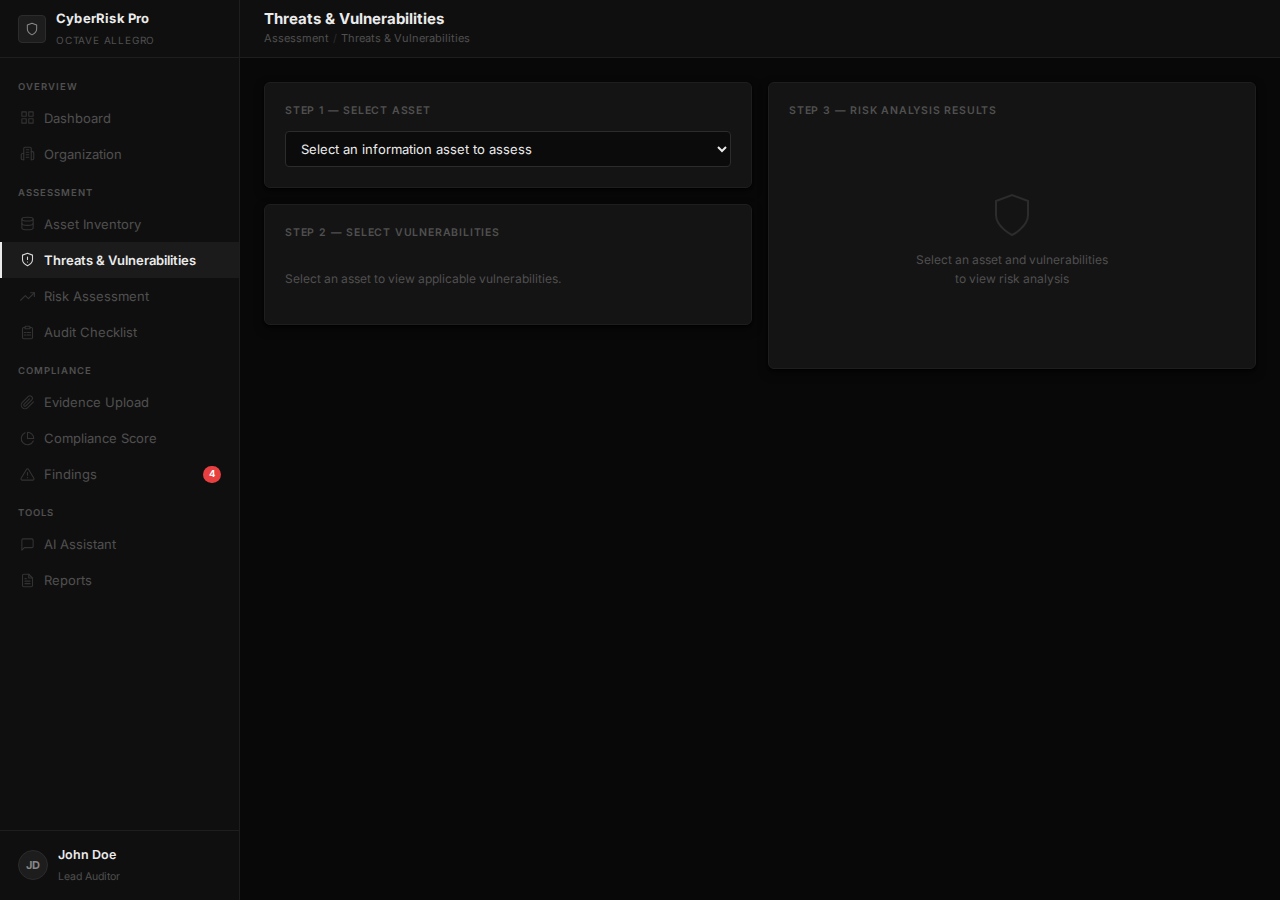
<file: threats.html>
<!DOCTYPE html>
<html lang="en">

<head>
    <meta charset="UTF-8" />
    <meta name="viewport" content="width=device-width,initial-scale=1.0" />
    <title>Threats &amp; Vulnerabilities — CyberRisk Pro</title>
    <link rel="stylesheet" href="styles.css" />
</head>

<body>
    <div class="app">
        <div class="main">
            <header class="topbar">
                <button class="hamburger" onclick="toggleSidebar()"><svg viewBox="0 0 24 24" fill="none"
                        stroke="currentColor" stroke-width="1.75">
                        <line x1="3" y1="12" x2="21" y2="12" />
                        <line x1="3" y1="6" x2="21" y2="6" />
                        <line x1="3" y1="18" x2="21" y2="18" />
                    </svg></button>
                <div class="page-header">
                    <div class="page-title">Threats &amp; Vulnerabilities</div>
                    <div class="breadcrumb"><span>Assessment</span><span class="bc-sep">/</span><span
                            class="bc-cur">Threats &amp; Vulnerabilities</span></div>
                </div>
            </header>
            <main class="page">
                <div class="g2">
                    <!-- Left -->
                    <div>
                        <div class="card mb-4">
                            <div class="card-label">Step 1 — Select Asset</div>
                            <select class="form-control" id="assetSel" onchange="loadAsset()">
                                <option value="">Select an information asset to assess</option>
                            </select>
                            <div id="assetInfo" class="hidden mt-4"
                                style="background:var(--input);border:1px solid var(--border);border-radius:var(--r-sm);padding:13px">
                                <div class="flex justify-between mb-2"><span
                                        class="text-xs text-t3 uppercase">Type</span><span class="fw-500 text-sm"
                                        id="aiType"></span></div>
                                <div class="flex justify-between mb-2"><span
                                        class="text-xs text-t3 uppercase">Owner</span><span class="text-sm"
                                        id="aiOwner"></span></div>
                                <div class="flex justify-between"><span
                                        class="text-xs text-t3 uppercase">Criticality</span><span id="aiCrit"></span>
                                </div>
                            </div>
                        </div>
                        <div class="card">
                            <div class="card-label">Step 2 — Select Vulnerabilities</div>
                            <div class="vuln-grid" id="vulnGrid">
                                <div class="text-t3 text-sm" style="grid-column:1/-1;padding:16px 0">Select an asset to
                                    view applicable vulnerabilities.</div>
                            </div>
                        </div>
                    </div>
                    <!-- Right -->
                    <div class="card">
                        <div class="card-label">Step 3 — Risk Analysis Results</div>
                        <div id="results">
                            <div class="text-center" style="padding:60px 20px">
                                <svg viewBox="0 0 24 24" fill="none" stroke="currentColor" stroke-width="1"
                                    style="width:48px;height:48px;stroke:var(--border-2);margin:0 auto 12px;display:block">
                                    <path d="M12 22s8-4 8-10V5l-8-3-8 3v7c0 6 8 10 8 10z" />
                                </svg>
                                <p class="text-t3 text-sm">Select an asset and vulnerabilities<br>to view risk analysis
                                </p>
                            </div>
                        </div>
                    </div>
                </div>
            </main>
        </div>
    </div>

    <div class="modal-overlay" id="modal-overlay" onclick="if(event.target===this)closeModal()">
        <div class="modal" id="modal-body"></div>
    </div>
    <script src="sidebar.js"></script>
    <script src="app.js"></script>
    <script>
        const VULNS = [
            { id: 'sqli', label: 'SQL Injection', desc: 'Unsanitised database queries', L: 5, I: 5 },
            { id: 'xss', label: 'Cross-Site Scripting', desc: 'Unescaped user output', L: 4, I: 3 },
            { id: 'csrf', label: 'CSRF', desc: 'Missing anti-CSRF tokens', L: 3, I: 3 },
            { id: 'weakpw', label: 'Weak Password Policy', desc: 'No complexity requirements', L: 4, I: 3 },
            { id: 'http', label: 'No HTTPS', desc: 'Unencrypted HTTP traffic', L: 2, I: 4 },
            { id: 'eol', label: 'Outdated OS / Software', desc: 'End-of-life, unpatched systems', L: 3, I: 5 },
            { id: 'ports', label: 'Exposed Admin Ports', desc: 'Administrative ports on public IP', L: 4, I: 5 },
            { id: 'defcred', label: 'Default Credentials', desc: 'Factory passwords unchanged', L: 3, I: 5 },
            { id: 'nologs', label: 'No Audit Logging', desc: 'No centralised logging enabled', L: 4, I: 4 },
        ];
        let selected = [];
        const sel = document.getElementById('assetSel');
        S.assets.forEach(a => { const o = document.createElement('option'); o.value = a.id; o.textContent = a.name; sel.appendChild(o); });

        function loadAsset() {
            const id = +sel.value, a = S.assets.find(x => x.id === id);
            const info = document.getElementById('assetInfo');
            if (!a) { info.classList.add('hidden'); document.getElementById('vulnGrid').innerHTML = '<div class="text-t3 text-sm" style="grid-column:1/-1;padding:16px 0">Select an asset to view applicable vulnerabilities.</div>'; selected = []; updateResults(); return; }
            document.getElementById('aiType').textContent = a.type;
            document.getElementById('aiOwner').textContent = a.owner;
            document.getElementById('aiCrit').innerHTML = `<span class="badge ${critClass(a.criticality)}">${a.criticality}</span>`;
            info.classList.remove('hidden'); selected = [];
            document.getElementById('vulnGrid').innerHTML = VULNS.map(v => `
    <div class="vuln-item" id="vi_${v.id}" onclick="toggle('${v.id}')">
      <input type="checkbox" class="vuln-cb" id="vc_${v.id}"/>
      <div><div class="vuln-label">${v.label}</div><div class="vuln-desc">${v.desc}</div></div>
    </div>`).join('');
            updateResults();
        }

        function toggle(id) {
            const cb = document.getElementById(`vc_${id}`), item = document.getElementById(`vi_${id}`);
            cb.checked = !cb.checked; item.classList.toggle('sel', cb.checked);
            selected = cb.checked ? [...new Set([...selected, id])] : selected.filter(x => x !== id);
            updateResults();
        }

        function colOf(s) { return s >= 15 ? 'var(--red)' : s >= 10 ? 'var(--orange)' : s >= 5 ? 'var(--amber)' : 'var(--green)'; }

        function updateResults() {
            const el = document.getElementById('results');
            const sel2 = VULNS.filter(v => selected.includes(v.id));
            if (!sel2.length) { el.innerHTML = '<div class="text-center" style="padding:40px 20px"><p class="text-t3 text-sm">Select at least one vulnerability to analyse.</p></div>'; return; }
            const maxL = Math.max(...sel2.map(v => v.L)), maxI = Math.max(...sel2.map(v => v.I)), score = maxL * maxI;
            const lvl = score >= 15 ? 'Critical' : score >= 10 ? 'High' : score >= 5 ? 'Medium' : 'Low';
            const bc = critClass(lvl), col = colOf(score);
            el.innerHTML = `
    <div style="text-align:center;padding:18px;background:var(--input);border:1px solid var(--border);border-radius:var(--r-sm);margin-bottom:14px">
      <div class="text-xs text-t3 uppercase mb-2">Composite Risk Score</div>
      <div class="mono fw-700" style="font-size:54px;color:${col};line-height:1">${score}</div>
      <div class="text-xs text-t3 mt-1">out of 25</div>
      <span class="badge ${bc} mt-3" style="font-size:12px;padding:4px 14px">${lvl} Risk</span>
    </div>
    <div style="display:grid;grid-template-columns:1fr 1fr;gap:8px;margin-bottom:14px">
      <div style="background:var(--input);border:1px solid var(--border);border-radius:var(--r-sm);padding:10px;text-align:center">
        <div class="text-xs text-t3 uppercase mb-1">Likelihood</div>
        <div class="mono fw-700 text-blue" style="font-size:26px">${maxL}/5</div>
      </div>
      <div style="background:var(--input);border:1px solid var(--border);border-radius:var(--r-sm);padding:10px;text-align:center">
        <div class="text-xs text-t3 uppercase mb-1">Impact</div>
        <div class="mono fw-700 text-red" style="font-size:26px">${maxI}/5</div>
      </div>
    </div>
    <div class="text-xs text-t3 uppercase mb-2">Selected Vulnerabilities (${sel2.length})</div>
    ${sel2.map(v => {
                const s = v.L * v.I; return `
      <div class="flex justify-between items-center" style="padding:9px 11px;background:var(--input);border:1px solid var(--border);border-radius:var(--r-sm);margin-bottom:6px">
        <div><div class="fw-500 text-sm">${v.label}</div><div class="text-xs text-t3">${v.desc}</div></div>
        <div class="mono text-xs" style="color:${colOf(s)}">L${v.L} &times; I${v.I} = ${s}</div>
      </div>`;
            }).join('')}
    <button class="btn btn-primary w-full mt-4" onclick="showToast('success','Logged','Risk finding added to Findings report.')">Add to Findings</button>`;
        }
    </script>
</body>

</html>
</file>
<file: styles.css>
@import url('https://fonts.googleapis.com/css2?family=Inter:wght@300;400;500;600;700&family=JetBrains+Mono:wght@400;500&display=swap');

/* ═══════════════════════════════════════════════
   DESIGN TOKENS — Strict Black / White / Gray
   Data colors: blue (#4882f5) and red (#e84040) ONLY
═══════════════════════════════════════════════ */
:root {
    /* Core backgrounds */
    --bg: #080808;
    --surface: #0f0f0f;
    --card: #141414;
    --input: #0b0b0b;
    --hover: #1a1a1a;

    /* Borders */
    --border: #1e1e1e;
    --border-2: #2c2c2c;

    /* Text */
    --t1: #ebebeb;
    --t2: #888888;
    --t3: #505050;

    /* ─── DATA COLORS (blue + red ONLY) ─────────── */
    --blue: #4882f5;
    --blue-10: rgba(72, 130, 245, .10);
    --blue-20: rgba(72, 130, 245, .18);

    --red: #e84040;
    --red-10: rgba(232, 64, 64, .10);
    --red-20: rgba(232, 64, 64, .18);

    /* ─── LEGACY VARIABLE REMAPPING ──────────────
     Old color vars → b/w equivalents so existing
     HTML inline var() refs continue to work.
  ─────────────────────────────────────────────── */
    --green: #4882f5;
    /* low/compliant → blue  */
    --green-10: rgba(72, 130, 245, .10);
    --green-20: rgba(72, 130, 245, .18);
    --amber: #888888;
    /* partial/warning → gray */
    --amber-10: rgba(255, 255, 255, .05);
    --orange: #e84040;
    /* high risk → red       */
    --orange-10: rgba(232, 64, 64, .10);
    --orange-20: rgba(232, 64, 64, .18);
    --purple: #888888;
    /* misc → gray           */
    --purple-10: rgba(255, 255, 255, .04);
    --border-sm: #2c2c2c;

    /* Layout */
    --sidebar-w: 240px;
    --topbar-h: 58px;

    /* Spacing */
    --s1: 4px;
    --s2: 8px;
    --s3: 12px;
    --s4: 16px;
    --s5: 20px;
    --s6: 24px;
    --s8: 32px;

    /* Radius — sharper for enterprise */
    --r: 6px;
    --r-sm: 4px;
    --r-lg: 8px;

    /* Shadow */
    --shadow: 0 1px 2px rgba(0, 0, 0, .7), 0 4px 10px rgba(0, 0, 0, .5);
    --shadow-sm: 0 1px 1px rgba(0, 0, 0, .6);
}

/* ─── RESET ────────────────────────────────────── */
*,
*::before,
*::after {
    box-sizing: border-box;
    margin: 0;
    padding: 0;
}

html {
    scroll-behavior: smooth;
}

body {
    font-family: 'Inter', -apple-system, BlinkMacSystemFont, sans-serif;
    background: var(--bg);
    color: var(--t1);
    font-size: 14px;
    line-height: 1.55;
    -webkit-font-smoothing: antialiased;
}

a {
    color: inherit;
    text-decoration: none;
}

button {
    font-family: inherit;
}

/* ─── LAYOUT ───────────────────────────────────── */
.app {
    display: flex;
    min-height: 100vh;
}

.main {
    margin-left: var(--sidebar-w);
    flex: 1;
    display: flex;
    flex-direction: column;
    min-height: 100vh;
}

/* ─── SIDEBAR ──────────────────────────────────── */
.sidebar {
    width: var(--sidebar-w);
    background: var(--surface);
    border-right: 1px solid var(--border);
    position: fixed;
    top: 0;
    left: 0;
    bottom: 0;
    display: flex;
    flex-direction: column;
    z-index: 200;
    transition: transform .25s ease;
    overflow: hidden;
}

.sidebar-brand {
    display: flex;
    align-items: center;
    gap: 10px;
    padding: 0 18px;
    height: var(--topbar-h);
    border-bottom: 1px solid var(--border);
    flex-shrink: 0;
}

.brand-mark {
    width: 28px;
    height: 28px;
    border-radius: 4px;
    background: rgba(255, 255, 255, .06);
    border: 1px solid var(--border-2);
    display: flex;
    align-items: center;
    justify-content: center;
    flex-shrink: 0;
}

.brand-mark svg {
    width: 14px;
    height: 14px;
    stroke: var(--t2);
}

.brand-txt strong {
    font-size: 13px;
    font-weight: 700;
    color: var(--t1);
    letter-spacing: .2px;
    display: block;
}

.brand-txt span {
    font-size: 10px;
    font-weight: 400;
    color: var(--t3);
    letter-spacing: .8px;
    text-transform: uppercase;
}

.sidebar-nav {
    flex: 1;
    overflow-y: auto;
    padding: 8px 0;
}

.sidebar-nav::-webkit-scrollbar {
    width: 3px;
}

.sidebar-nav::-webkit-scrollbar-thumb {
    background: var(--border-2);
    border-radius: 2px;
}

.nav-section {
    font-size: 9.5px;
    font-weight: 600;
    letter-spacing: 1px;
    text-transform: uppercase;
    color: var(--t3);
    padding: 14px 18px 5px;
}

.nav-link {
    display: flex;
    align-items: center;
    gap: 9px;
    padding: 8px 18px;
    color: var(--t3);
    font-size: 13px;
    font-weight: 400;
    border-left: 2px solid transparent;
    transition: all .14s ease;
    cursor: pointer;
}

.nav-link:hover {
    color: var(--t1);
    background: rgba(255, 255, 255, .03);
}

.nav-link.active {
    color: var(--t1);
    background: rgba(255, 255, 255, .05);
    border-left-color: var(--t1);
    font-weight: 600;
}

.nav-link svg {
    width: 15px;
    height: 15px;
    flex-shrink: 0;
    stroke-width: 1.75;
    opacity: .55;
}

.nav-link.active svg,
.nav-link:hover svg {
    opacity: .9;
}

.nav-badge {
    margin-left: auto;
    background: var(--red);
    color: #fff;
    font-size: 9.5px;
    font-weight: 700;
    padding: 1px 6px;
    border-radius: 20px;
    min-width: 18px;
    text-align: center;
}

.sidebar-user {
    padding: 14px 18px;
    border-top: 1px solid var(--border);
    display: flex;
    align-items: center;
    gap: 10px;
    flex-shrink: 0;
}

.user-avatar {
    width: 30px;
    height: 30px;
    border-radius: 50%;
    background: rgba(255, 255, 255, .06);
    border: 1px solid var(--border-2);
    display: flex;
    align-items: center;
    justify-content: center;
    font-size: 11px;
    font-weight: 700;
    color: var(--t2);
    flex-shrink: 0;
}

.user-meta strong {
    display: block;
    font-size: 12.5px;
    font-weight: 600;
    color: var(--t1);
}

.user-meta span {
    font-size: 10.5px;
    color: var(--t3);
}

/* ─── TOPBAR ───────────────────────────────────── */
.topbar {
    height: var(--topbar-h);
    background: var(--surface);
    border-bottom: 1px solid var(--border);
    display: flex;
    align-items: center;
    padding: 0 var(--s6);
    gap: var(--s3);
    position: sticky;
    top: 0;
    z-index: 100;
}

.page-header {
    flex: 1;
    min-width: 0;
}

.page-title {
    font-size: 15px;
    font-weight: 700;
    color: var(--t1);
    line-height: 1.2;
}

.breadcrumb {
    font-size: 11px;
    color: var(--t3);
    margin-top: 2px;
    display: flex;
    align-items: center;
    gap: 4px;
}

.bc-sep {
    color: var(--border-2);
}

.bc-cur {
    color: var(--t3);
}

.topbar-actions {
    margin-left: auto;
    display: flex;
    align-items: center;
    gap: var(--s2);
}

.hamburger {
    display: none;
    background: none;
    border: none;
    color: var(--t3);
    cursor: pointer;
    padding: 5px;
    border-radius: var(--r-sm);
    transition: color .14s;
}

.hamburger:hover {
    color: var(--t1);
}

.hamburger svg {
    width: 20px;
    height: 20px;
}

/* ─── PAGE ─────────────────────────────────────── */
.page {
    flex: 1;
    padding: var(--s6);
    animation: fadein .2s ease;
}

@keyframes fadein {
    from {
        opacity: 0;
        transform: translateY(4px);
    }

    to {
        opacity: 1;
        transform: translateY(0);
    }
}

/* ─── CARD ─────────────────────────────────────── */
.card {
    background: var(--card);
    border: 1px solid var(--border);
    border-radius: var(--r);
    padding: var(--s5);
    box-shadow: var(--shadow);
    transition: border-color .15s;
}

.card:hover {
    border-color: var(--border-2);
}

.card-label {
    font-size: 10.5px;
    font-weight: 600;
    text-transform: uppercase;
    letter-spacing: .8px;
    color: var(--t3);
    margin-bottom: var(--s3);
}

.card-hd {
    display: flex;
    align-items: center;
    justify-content: space-between;
    margin-bottom: var(--s3);
}

/* ─── KPI CARDS — pure black/white only ────────── */
.kpi-grid {
    display: grid;
    grid-template-columns: repeat(auto-fit, minmax(170px, 1fr));
    gap: var(--s3);
    margin-bottom: var(--s5);
}

.kpi-card {
    background: var(--card);
    border: 1px solid var(--border);
    border-top: 2px solid var(--border-2);
    border-radius: var(--r);
    padding: var(--s5);
    transition: border-color .18s;
}

.kpi-card:hover {
    border-color: var(--border-2);
    border-top-color: var(--t3);
}

/* Neutralise all colored kpi-card variants */
.kpi-card.c-blue,
.kpi-card.c-red,
.kpi-card.c-amber,
.kpi-card.c-green,
.kpi-card.c-orange {
    border-top: 2px solid var(--border-2);
}

.kpi-label {
    font-size: 10.5px;
    font-weight: 600;
    color: var(--t3);
    text-transform: uppercase;
    letter-spacing: .8px;
    margin-bottom: var(--s3);
}

/* Override any text-color class on kpi-value */
.kpi-card .kpi-value {
    font-size: 32px;
    font-weight: 700;
    line-height: 1;
    font-family: 'JetBrains Mono', monospace;
    margin-bottom: var(--s2);
    color: var(--t1) !important;
}

.kpi-card .kpi-trend {
    font-size: 11px;
    color: var(--t3) !important;
}

.kpi-card .kpi-trend.up,
.kpi-card .kpi-trend.down {
    color: var(--t3) !important;
}

/* ─── GRIDS ─────────────────────────────────────── */
.g2 {
    display: grid;
    grid-template-columns: 1fr 1fr;
    gap: var(--s4);
    margin-bottom: var(--s4);
}

.g3 {
    display: grid;
    grid-template-columns: 1fr 1fr 1fr;
    gap: var(--s3);
    margin-bottom: var(--s4);
}

.g4 {
    display: grid;
    grid-template-columns: repeat(4, 1fr);
    gap: var(--s3);
    margin-bottom: var(--s4);
}

.ga {
    display: grid;
    grid-template-columns: repeat(auto-fill, minmax(280px, 1fr));
    gap: var(--s4);
}

/* ─── BUTTONS — white/black only ──────────────── */
.btn {
    display: inline-flex;
    align-items: center;
    gap: 6px;
    padding: 7px 15px;
    border-radius: var(--r-sm);
    font-size: 12.5px;
    font-weight: 500;
    cursor: pointer;
    border: none;
    font-family: 'Inter', sans-serif;
    transition: all .14s ease;
    text-decoration: none;
    white-space: nowrap;
    letter-spacing: .1px;
}

.btn svg {
    width: 13px;
    height: 13px;
    flex-shrink: 0;
}

/* Primary: inverted — white bg, black text */
.btn-primary {
    background: var(--t1);
    color: #000;
    border: 1px solid var(--t1);
}

.btn-primary:hover {
    background: #fff;
    border-color: #fff;
}

/* Ghost: dark bg, gray border */
.btn-ghost {
    background: var(--hover);
    border: 1px solid var(--border-2);
    color: var(--t2);
}

.btn-ghost:hover {
    color: var(--t1);
    border-color: var(--t3);
}

/* Outline: transparent */
.btn-outline {
    background: transparent;
    border: 1px solid var(--border-2);
    color: var(--t2);
}

.btn-outline:hover {
    color: var(--t1);
    border-color: var(--t3);
}

/* Danger: red border/text (data color, permitted) */
.btn-danger {
    background: transparent;
    border: 1px solid var(--red);
    color: var(--red);
}

.btn-danger:hover {
    background: var(--red-10);
}

.btn-sm {
    padding: 5px 11px;
    font-size: 11.5px;
}

.btn-lg {
    padding: 9px 20px;
    font-size: 13.5px;
    font-weight: 600;
}

.btn-icon {
    padding: 6px;
    width: 30px;
    height: 30px;
    justify-content: center;
}

/* ─── FORMS ─────────────────────────────────────── */
.form-group {
    margin-bottom: var(--s4);
}

.form-label {
    display: block;
    margin-bottom: 5px;
    font-size: 11px;
    font-weight: 600;
    color: var(--t3);
    text-transform: uppercase;
    letter-spacing: .7px;
}

.form-control {
    width: 100%;
    background: var(--input);
    border: 1px solid var(--border-2);
    color: var(--t1);
    padding: 8px 11px;
    border-radius: var(--r-sm);
    font-size: 13px;
    font-family: 'Inter', sans-serif;
    outline: none;
    transition: border-color .15s, box-shadow .15s;
}

.form-control:focus {
    border-color: var(--blue);
    box-shadow: 0 0 0 2px rgba(72, 130, 245, .12);
}

.form-control::placeholder {
    color: var(--t3);
}

select.form-control option {
    background: var(--surface);
}

.form-row {
    display: grid;
    grid-template-columns: 1fr 1fr;
    gap: var(--s4);
}

/* ─── BADGES ─────────────────────────────────────── */
.badge {
    display: inline-flex;
    align-items: center;
    padding: 2px 7px;
    border-radius: 3px;
    font-size: 10.5px;
    font-weight: 600;
    text-transform: uppercase;
    letter-spacing: .4px;
}

/* Low/info → blue (positive/normal data) */
.badge-low {
    background: var(--blue-10);
    color: var(--blue);
    border: 1px solid rgba(72, 130, 245, .22);
}

.badge-info {
    background: var(--blue-10);
    color: var(--blue);
    border: 1px solid rgba(72, 130, 245, .22);
}

/* Medium → neutral gray */
.badge-medium {
    background: rgba(255, 255, 255, .04);
    color: var(--t2);
    border: 1px solid var(--border-2);
}

.badge-neutral {
    background: rgba(255, 255, 255, .04);
    color: var(--t2);
    border: 1px solid var(--border-2);
}

.badge-purple {
    background: rgba(255, 255, 255, .04);
    color: var(--t2);
    border: 1px solid var(--border-2);
}

/* High/critical → red (negative data) */
.badge-high {
    background: var(--red-10);
    color: var(--red);
    border: 1px solid rgba(232, 64, 64, .22);
}

.badge-critical {
    background: var(--red-10);
    color: var(--red);
    border: 1px solid rgba(232, 64, 64, .3);
}

/* ─── DIVIDER ────────────────────────────────────── */
hr {
    border: none;
    border-top: 1px solid var(--border);
    margin: var(--s5) 0;
}

/* ─── TABLE ─────────────────────────────────────── */
.table-wrap {
    overflow-x: auto;
    border-radius: var(--r);
    border: 1px solid var(--border);
}

table {
    width: 100%;
    border-collapse: collapse;
    font-size: 13px;
}

thead {
    background: var(--surface);
}

thead th {
    padding: 9px 13px;
    text-align: left;
    font-size: 10px;
    font-weight: 600;
    color: var(--t3);
    text-transform: uppercase;
    letter-spacing: .8px;
    border-bottom: 1px solid var(--border);
    white-space: nowrap;
}

tbody tr {
    border-bottom: 1px solid var(--border);
    transition: background .12s;
}

tbody tr:last-child {
    border-bottom: none;
}

tbody tr:nth-child(even) {
    background: rgba(255, 255, 255, .013);
}

tbody tr:hover {
    background: var(--hover);
}

tbody td {
    padding: 10px 13px;
    color: var(--t1);
}

/* ─── PROGRESS BARS ──────────────────────────────── */
.progress {
    height: 5px;
    background: rgba(255, 255, 255, .06);
    border-radius: 3px;
    overflow: hidden;
}

.progress-bar {
    height: 100%;
    border-radius: 3px;
    transition: width .6s cubic-bezier(.4, 0, .2, 1);
}

/* Remap all color names to blue or red or gray */
.progress-bar.blue {
    background: var(--blue);
}

.progress-bar.green {
    background: var(--blue);
}

/* compliant → blue */
.progress-bar.amber {
    background: var(--t3);
}

/* partial  → gray  */
.progress-bar.red {
    background: var(--red);
}

.progress-bar.gray {
    background: var(--t3);
}

/* Stacked bar */
.stack-progress {
    display: flex;
    height: 7px;
    border-radius: 4px;
    overflow: hidden;
    gap: 1px;
}

.stack-bar {
    height: 100%;
    transition: flex .6s ease;
}

.stack-bar.green {
    background: var(--blue);
}

/* compliant → blue */
.stack-bar.amber {
    background: var(--border-2);
}

/* partial  → gray  */
.stack-bar.red {
    background: var(--red);
}

.stack-bar.muted {
    background: rgba(255, 255, 255, .08);
}

/* ─── MODAL ─────────────────────────────────────── */
.modal-overlay {
    position: fixed;
    inset: 0;
    background: rgba(0, 0, 0, .75);
    z-index: 1000;
    display: flex;
    align-items: center;
    justify-content: center;
    opacity: 0;
    pointer-events: none;
    transition: opacity .2s;
}

.modal-overlay.open {
    opacity: 1;
    pointer-events: all;
}

.modal {
    background: var(--surface);
    border: 1px solid var(--border-2);
    border-radius: var(--r-lg);
    padding: var(--s6);
    max-width: 520px;
    width: 92%;
    max-height: 88vh;
    overflow-y: auto;
    transform: scale(.96) translateY(8px);
    transition: transform .2s;
    box-shadow: 0 24px 60px rgba(0, 0, 0, .8);
}

.modal-overlay.open .modal {
    transform: scale(1) translateY(0);
}

.modal h3 {
    font-size: 15px;
    font-weight: 700;
    padding-bottom: var(--s3);
    margin-bottom: var(--s4);
    border-bottom: 1px solid var(--border);
}

.modal-footer {
    display: flex;
    justify-content: flex-end;
    gap: var(--s2);
    margin-top: var(--s5);
    padding-top: var(--s4);
    border-top: 1px solid var(--border);
}

/* ─── TOAST ──────────────────────────────────────── */
#toasts {
    position: fixed;
    top: 16px;
    right: 16px;
    z-index: 9999;
    display: flex;
    flex-direction: column;
    gap: var(--s2);
}

.toast {
    background: var(--card);
    border: 1px solid var(--border-2);
    border-radius: var(--r-sm);
    padding: 11px 14px;
    min-width: 270px;
    max-width: 340px;
    display: flex;
    align-items: flex-start;
    gap: 9px;
    font-size: 12.5px;
    animation: toastin .24s ease;
    border-left: 2px solid var(--border-2);
}

.toast.remove {
    animation: toastout .2s ease forwards;
}

@keyframes toastin {
    from {
        opacity: 0;
        transform: translateX(80%);
    }

    to {
        opacity: 1;
        transform: translateX(0);
    }
}

@keyframes toastout {
    from {
        opacity: 1;
    }

    to {
        opacity: 0;
        transform: translateX(60%);
    }
}

.toast-dot {
    width: 7px;
    height: 7px;
    border-radius: 50%;
    flex-shrink: 0;
    margin-top: 4px;
    background: var(--t3);
}

.toast-body strong {
    display: block;
    font-weight: 600;
    font-size: 12.5px;
    margin-bottom: 1px;
}

.toast-body span {
    font-size: 11.5px;
    color: var(--t2);
}

.toast-close {
    background: none;
    border: none;
    color: var(--t3);
    cursor: pointer;
    font-size: 13px;
}

.toast-close:hover {
    color: var(--t1);
}

/* Only two indicator colors: blue positive, red negative */
.toast.success {
    border-left-color: var(--blue);
}

.toast.success .toast-dot {
    background: var(--blue);
}

.toast.info {
    border-left-color: var(--blue);
}

.toast.info .toast-dot {
    background: var(--blue);
}

.toast.error {
    border-left-color: var(--red);
}

.toast.error .toast-dot {
    background: var(--red);
}

.toast.warning {
    border-left-color: var(--red);
}

.toast.warning .toast-dot {
    background: var(--red);
}

/* ─── TOOLBAR ────────────────────────────────────── */
.toolbar {
    display: flex;
    gap: var(--s2);
    align-items: center;
    margin-bottom: var(--s4);
    flex-wrap: wrap;
}

.search-wrap {
    position: relative;
}

.search-wrap .search-ico {
    position: absolute;
    left: 9px;
    top: 50%;
    transform: translateY(-50%);
    pointer-events: none;
}

.search-wrap .search-ico svg {
    width: 13px;
    height: 13px;
    stroke: var(--t3);
}

.search-wrap .form-control {
    padding-left: 32px;
}

.search-wrap.flex-1 {
    flex: 1;
}

/* View toggle */
.view-toggle {
    display: flex;
    background: var(--input);
    border: 1px solid var(--border);
    border-radius: var(--r-sm);
    overflow: hidden;
}

.view-toggle button {
    background: none;
    border: none;
    padding: 6px 11px;
    color: var(--t3);
    cursor: pointer;
    transition: all .13s;
}

.view-toggle button svg {
    width: 13px;
    height: 13px;
}

.view-toggle button.active {
    background: var(--hover);
    color: var(--t1);
}

/* ─── ALERT BANNER ───────────────────────────────── */
.alert {
    display: flex;
    align-items: flex-start;
    gap: var(--s3);
    padding: 12px 14px;
    border-radius: var(--r-sm);
    font-size: 12.5px;
    margin-bottom: var(--s4);
    border: 1px solid var(--border);
    border-left: 2px solid;
}

.alert svg {
    width: 15px;
    height: 15px;
    flex-shrink: 0;
    margin-top: 1px;
    opacity: .7;
}

.alert-title {
    font-weight: 600;
    margin-bottom: 2px;
    font-size: 13px;
}

.alert-body {
    color: var(--t2);
    font-size: 12px;
}

/* Alert variants: only red or white */
.alert-red {
    background: var(--red-10);
    border-left-color: var(--red);
}

.alert-blue {
    background: var(--blue-10);
    border-left-color: var(--blue);
}

/* Remap old variants */
.alert-amber {
    background: rgba(255, 255, 255, .03);
    border-left-color: var(--t3);
}

.alert-green {
    background: var(--blue-10);
    border-left-color: var(--blue);
}

/* ─── TIMELINE ───────────────────────────────────── */
.timeline {
    display: flex;
    flex-direction: column;
}

.tl-item {
    display: flex;
    gap: var(--s3);
    padding: 10px 0;
    border-bottom: 1px solid var(--border);
}

.tl-item:last-child {
    border-bottom: none;
}

.tl-dot {
    width: 7px;
    height: 7px;
    border-radius: 50%;
    margin-top: 6px;
    flex-shrink: 0;
    border: 1px solid;
}

/* Two data colors for timeline events */
.tl-dot.red {
    background: var(--red-10);
    border-color: var(--red);
}

.tl-dot.blue {
    background: var(--blue-10);
    border-color: var(--blue);
}

/* Remap old colors */
.tl-dot.green {
    background: var(--blue-10);
    border-color: var(--blue);
}

.tl-dot.amber {
    background: rgba(255, 255, 255, .05);
    border-color: var(--border-2);
}

.tl-text {
    font-size: 12.5px;
    color: var(--t1);
    line-height: 1.45;
}

.tl-meta {
    font-size: 10.5px;
    color: var(--t3);
    margin-top: 3px;
}

/* ─── INSIGHT ROW ─────────────────────────────────── */
.insight-row {
    display: flex;
    align-items: flex-start;
    gap: var(--s3);
    padding: 12px;
    background: var(--input);
    border: 1px solid var(--border);
    border-radius: var(--r-sm);
    margin-bottom: var(--s2);
    transition: border-color .14s;
}

.insight-row:hover {
    border-color: var(--border-2);
}

.insight-row:last-child {
    margin-bottom: 0;
}

.insight-severity {
    font-size: 9px;
    font-weight: 700;
    text-transform: uppercase;
    letter-spacing: .5px;
    padding: 2px 5px;
    border-radius: 2px;
    flex-shrink: 0;
    margin-top: 1px;
}

/* crit/warn → red; info/tip → blue */
.insight-severity.crit {
    background: var(--red-10);
    color: var(--red);
}

.insight-severity.warn {
    background: rgba(255, 255, 255, .05);
    color: var(--t2);
}

.insight-severity.info {
    background: var(--blue-10);
    color: var(--blue);
}

.insight-severity.tip {
    background: var(--blue-10);
    color: var(--blue);
}

.insight-text {
    font-size: 12px;
    color: var(--t2);
    line-height: 1.65;
}

.insight-text strong {
    color: var(--t1);
    font-weight: 600;
}

/* ─── RISK MATRIX ─────────────────────────────────── */
.matrix {
    display: grid;
    grid-template-columns: 28px repeat(5, 1fr);
    gap: 3px;
}

.mx-cell {
    border-radius: 4px;
    display: flex;
    align-items: center;
    justify-content: center;
    font-size: 11px;
    font-weight: 600;
    padding: 8px 3px;
    cursor: default;
    transition: transform .13s;
    font-family: 'JetBrains Mono', monospace;
}

.mx-cell:hover {
    transform: scale(1.08);
    z-index: 2;
}

.mx-lbl {
    font-size: 9.5px;
    color: var(--t3);
    display: flex;
    align-items: center;
    justify-content: center;
}

.mx-lbl.vert {
    writing-mode: vertical-rl;
    grid-row: 1/6;
    font-size: 8.5px;
    letter-spacing: .5px;
}

/* Matrix colors: blue = low/medium, red = high/critical */
.mx-low {
    background: rgba(72, 130, 245, .10);
    color: rgba(72, 130, 245, .85);
    border: 1px solid rgba(72, 130, 245, .22);
}

.mx-med {
    background: rgba(72, 130, 245, .18);
    color: var(--blue);
    border: 1px solid rgba(72, 130, 245, .32);
}

.mx-high {
    background: rgba(232, 64, 64, .12);
    color: rgba(232, 64, 64, .85);
    border: 1px solid rgba(232, 64, 64, .25);
}

.mx-crit {
    background: rgba(232, 64, 64, .22);
    color: var(--red);
    border: 1px solid rgba(232, 64, 64, .4);
}

/* ─── GAUGE ───────────────────────────────────────── */
.gauge-wrap {
    display: flex;
    flex-direction: column;
    align-items: center;
    padding: var(--s4) 0;
}

.gauge-canvas {
    max-width: 240px;
}

.gauge-pct {
    font-size: 42px;
    font-weight: 700;
    font-family: 'JetBrains Mono', monospace;
    margin-top: var(--s2);
    color: var(--t1);
}

.gauge-status {
    font-size: 12.5px;
    font-weight: 500;
    margin-top: 4px;
    color: var(--t3);
}

/* Override color variants — gauge text is always white, colored via JS canvas */
.gauge-status.good,
.gauge-status.warn,
.gauge-status.bad {
    color: var(--t3);
}

/* Remap old text-green etc on gauge */
.gauge-pct.text-green,
.gauge-pct.text-blue,
.gauge-pct.text-amber,
.gauge-pct.text-red {
    color: var(--t1) !important;
}

/* ─── CHECKLIST ───────────────────────────────────── */
.cl-row {
    display: flex;
    align-items: center;
    gap: var(--s3);
    padding: 11px var(--s3);
    background: var(--card);
    border: 1px solid var(--border);
    border-left: 2px solid var(--border-2);
    border-radius: var(--r-sm);
    margin-bottom: var(--s2);
    transition: border-color .13s;
}

.cl-row:hover {
    border-color: var(--border-2);
}

.cl-text {
    flex: 1;
    font-size: 12.5px;
    color: var(--t1);
}

.cl-sub {
    font-size: 10.5px;
    color: var(--t3);
    margin-top: 2px;
}

.status-sel {
    background: var(--input);
    border: 1px solid var(--border-2);
    color: var(--t1);
    padding: 4px 8px;
    border-radius: var(--r-sm);
    font-size: 11.5px;
    font-family: 'Inter', sans-serif;
    outline: none;
    cursor: pointer;
    transition: border-color .13s;
}

.status-sel:focus {
    border-color: var(--blue);
}

/* ─── VULN CHECKBOXES ────────────────────────────── */
.vuln-grid {
    display: grid;
    grid-template-columns: repeat(auto-fill, minmax(230px, 1fr));
    gap: var(--s2);
}

.vuln-item {
    display: flex;
    align-items: flex-start;
    gap: var(--s2);
    padding: 10px var(--s3);
    background: var(--card);
    border: 1px solid var(--border);
    border-radius: var(--r-sm);
    cursor: pointer;
    transition: all .14s;
}

.vuln-item:hover,
.vuln-item.sel {
    border-color: var(--blue);
    background: var(--blue-10);
}

.vuln-cb {
    appearance: none;
    width: 15px;
    height: 15px;
    flex-shrink: 0;
    border: 1.5px solid var(--border-2);
    border-radius: 3px;
    cursor: pointer;
    margin-top: 2px;
    transition: all .13s;
    background: var(--input);
}

.vuln-cb:checked {
    background: var(--blue);
    border-color: var(--blue);
    background-image: url("data:image/svg+xml,%3Csvg viewBox='0 0 16 16' fill='%23fff' xmlns='http://www.w3.org/2000/svg'%3E%3Cpath d='M12.207 4.793a1 1 0 010 1.414l-5 5a1 1 0 01-1.414 0l-2-2a1 1 0 011.414-1.414L6.5 9.086l4.293-4.293a1 1 0 011.414 0z'/%3E%3C/svg%3E");
}

.vuln-label {
    font-size: 12.5px;
    font-weight: 500;
    color: var(--t1);
}

.vuln-desc {
    font-size: 10.5px;
    color: var(--t3);
    margin-top: 2px;
}

/* ─── FILE UPLOAD ─────────────────────────────────── */
.drop-zone {
    border: 1.5px dashed var(--border-2);
    border-radius: var(--r);
    padding: 40px 20px;
    text-align: center;
    cursor: pointer;
    background: var(--input);
    transition: all .18s;
}

.drop-zone:hover,
.drop-zone.over {
    border-color: var(--blue);
    background: var(--blue-10);
}

.drop-zone p {
    color: var(--t2);
    font-size: 13px;
}

.drop-zone strong {
    color: var(--blue);
    font-weight: 600;
}

.drop-zone small {
    font-size: 10.5px;
    color: var(--t3);
    margin-top: 6px;
    display: block;
}

.file-grid {
    display: grid;
    grid-template-columns: repeat(auto-fill, minmax(155px, 1fr));
    gap: var(--s3);
    margin-top: var(--s4);
}

.file-card {
    background: var(--card);
    border: 1px solid var(--border);
    border-radius: var(--r-sm);
    padding: var(--s4);
    text-align: center;
    position: relative;
    transition: all .15s;
}

.file-card:hover {
    border-color: var(--border-2);
}

.file-card .f-icon {
    width: 32px;
    height: 32px;
    margin: 0 auto var(--s2);
    stroke: var(--t3);
}

.file-card .f-name {
    font-size: 10.5px;
    color: var(--t3);
    word-break: break-all;
}

.file-card .f-size {
    font-size: 9.5px;
    color: var(--t3);
    margin-top: 2px;
    opacity: .6;
}

.f-rm {
    position: absolute;
    top: 6px;
    right: 6px;
    background: var(--red-10);
    border: none;
    color: var(--red);
    width: 18px;
    height: 18px;
    border-radius: 50%;
    cursor: pointer;
    font-size: 9px;
    opacity: 0;
    display: flex;
    align-items: center;
    justify-content: center;
    transition: opacity .13s;
}

.file-card:hover .f-rm {
    opacity: 1;
}

/* ─── CHAT ────────────────────────────────────────── */
.chat-wrap {
    display: flex;
    flex-direction: column;
    height: 440px;
}

.chat-msgs {
    flex: 1;
    overflow-y: auto;
    padding: var(--s4);
    display: flex;
    flex-direction: column;
    gap: var(--s3);
}

.chat-msgs::-webkit-scrollbar {
    width: 3px;
}

.chat-msgs::-webkit-scrollbar-thumb {
    background: var(--border);
    border-radius: 2px;
}

.bubble {
    max-width: 80%;
    padding: 10px 13px;
    border-radius: 6px;
    font-size: 12.5px;
    line-height: 1.70;
    animation: fadein .2s ease;
}

.bubble.user {
    align-self: flex-end;
    background: rgba(255, 255, 255, .06);
    border: 1px solid var(--border-2);
    border-bottom-right-radius: 2px;
    color: var(--t1);
}

.bubble.ai {
    align-self: flex-start;
    background: var(--surface);
    border: 1px solid var(--border);
    border-bottom-left-radius: 2px;
    color: var(--t2);
}

.ai-tag {
    font-size: 9.5px;
    font-weight: 700;
    color: var(--t3);
    letter-spacing: .8px;
    text-transform: uppercase;
    display: block;
    margin-bottom: 5px;
}

.chat-input-row {
    display: flex;
    gap: var(--s2);
    padding-top: var(--s3);
    border-top: 1px solid var(--border);
}

.chat-input-row .form-control {
    flex: 1;
}

.quick-btns {
    display: flex;
    flex-wrap: wrap;
    gap: 5px;
    padding: var(--s2) 0;
}

.qbtn {
    background: var(--input);
    border: 1px solid var(--border-2);
    color: var(--t2);
    padding: 3px 10px;
    border-radius: 20px;
    font-size: 10.5px;
    font-weight: 500;
    cursor: pointer;
    transition: all .13s;
    font-family: 'Inter', sans-serif;
}

.qbtn:hover {
    background: var(--blue-10);
    border-color: var(--blue);
    color: var(--blue);
}

.typing-row {
    display: flex;
    gap: 4px;
    padding: 6px 2px;
}

.typing-row span {
    width: 5px;
    height: 5px;
    background: var(--t3);
    border-radius: 50%;
    animation: typebounce 1.1s infinite ease-in-out;
}

.typing-row span:nth-child(2) {
    animation-delay: .15s;
}

.typing-row span:nth-child(3) {
    animation-delay: .3s;
}

@keyframes typebounce {

    0%,
    80%,
    100% {
        transform: translateY(0);
        opacity: .35;
    }

    40% {
        transform: translateY(-5px);
        opacity: 1;
    }
}

/* ─── FINDING CARD ────────────────────────────────── */
.finding-card {
    background: var(--card);
    border: 1px solid var(--border);
    border-left: 2px solid var(--border-2);
    border-radius: var(--r);
    padding: var(--s4);
    transition: border-color .14s;
}

.finding-card:hover {
    border-color: var(--border-2);
}

/* Red for high/critical (negative data) */
.finding-card.critical,
.finding-card.high {
    border-left-color: var(--red);
}

/* Blue for low (positive data); gray for medium */
.finding-card.low {
    border-left-color: var(--blue);
}

.finding-card.medium {
    border-left-color: var(--border-2);
}

.finding-hd {
    display: flex;
    justify-content: space-between;
    align-items: flex-start;
    gap: var(--s2);
    margin-bottom: var(--s3);
}

.finding-title {
    font-size: 13.5px;
    font-weight: 700;
    color: var(--t1);
}

.finding-lbl {
    font-size: 9px;
    font-weight: 700;
    text-transform: uppercase;
    letter-spacing: .5px;
    color: var(--t3);
    margin-bottom: 2px;
}

.finding-text {
    font-size: 12px;
    color: var(--t2);
    line-height: 1.65;
    margin-bottom: var(--s2);
}

.finding-footer {
    display: flex;
    align-items: center;
    gap: var(--s3);
    margin-top: var(--s3);
    padding-top: var(--s3);
    border-top: 1px solid var(--border);
    flex-wrap: wrap;
}

.finding-asset {
    font-size: 10.5px;
    color: var(--t3);
}

/* ─── EXPOSURE BAR ────────────────────────────────── */
.exp-row {
    display: flex;
    align-items: center;
    gap: var(--s4);
    padding: 13px;
    background: var(--input);
    border: 1px solid var(--border);
    border-radius: var(--r-sm);
    margin-top: var(--s4);
}

.exp-track {
    flex: 1;
    height: 6px;
    background: rgba(255, 255, 255, .06);
    border-radius: 3px;
    overflow: hidden;
}

.exp-fill {
    height: 100%;
    border-radius: 3px;
    transition: width .6s ease;
}

/* ─── REPORT ──────────────────────────────────────── */
.report-section {
    background: var(--card);
    border: 1px solid var(--border);
    border-radius: var(--r);
    padding: var(--s5);
    margin-bottom: var(--s3);
}

.report-section h4 {
    font-size: 10px;
    font-weight: 700;
    text-transform: uppercase;
    letter-spacing: .9px;
    color: var(--t3);
    margin-bottom: var(--s3);
    padding-bottom: var(--s3);
    border-bottom: 1px solid var(--border);
    display: flex;
    align-items: center;
    gap: 8px;
}

.report-section h4 svg {
    width: 13px;
    height: 13px;
    opacity: .5;
}

.report-body {
    font-size: 12.5px;
    color: var(--t2);
    line-height: 1.90;
}

/* ─── SCROLLBAR ───────────────────────────────────── */
::-webkit-scrollbar {
    width: 4px;
    height: 4px;
}

::-webkit-scrollbar-track {
    background: transparent;
}

::-webkit-scrollbar-thumb {
    background: var(--border);
    border-radius: 2px;
}

/* ─── SIDEBAR OVERLAY ─────────────────────────────── */
.sidebar-overlay {
    display: none;
    position: fixed;
    inset: 0;
    background: rgba(0, 0, 0, .7);
    z-index: 199;
}

/* ─── RESPONSIVE ──────────────────────────────────── */
@media (max-width: 1024px) {
    .g2 {
        grid-template-columns: 1fr;
    }

    .g3 {
        grid-template-columns: 1fr 1fr;
    }
}

@media (max-width: 768px) {
    .sidebar {
        transform: translateX(-100%);
    }

    .sidebar.open {
        transform: translateX(0);
    }

    .sidebar-overlay {
        display: block;
        opacity: 0;
        pointer-events: none;
        transition: opacity .25s;
    }

    .sidebar-overlay.visible {
        opacity: 1;
        pointer-events: all;
    }

    .main {
        margin-left: 0;
    }

    .hamburger {
        display: flex;
    }

    .page {
        padding: var(--s4);
    }

    .g3 {
        grid-template-columns: 1fr;
    }

    .form-row {
        grid-template-columns: 1fr;
    }

    .kpi-grid {
        grid-template-columns: 1fr 1fr;
    }

    .topbar {
        padding: 0 var(--s4);
    }
}

@media (max-width: 480px) {
    .kpi-grid {
        grid-template-columns: 1fr;
    }
}

/* ─── UTILITIES ───────────────────────────────────── */
.flex {
    display: flex;
}

.flex-1 {
    flex: 1;
}

.flex-col {
    flex-direction: column;
}

.items-center {
    align-items: center;
}

.items-start {
    align-items: flex-start;
}

.justify-between {
    justify-content: space-between;
}

.justify-center {
    justify-content: center;
}

.gap-1 {
    gap: var(--s1);
}

.gap-2 {
    gap: var(--s2);
}

.gap-3 {
    gap: var(--s3);
}

.gap-4 {
    gap: var(--s4);
}

.gap-6 {
    gap: var(--s6);
}

.mb-0 {
    margin-bottom: 0;
}

.mb-2 {
    margin-bottom: var(--s2);
}

.mb-3 {
    margin-bottom: var(--s3);
}

.mb-4 {
    margin-bottom: var(--s4);
}

.mb-5 {
    margin-bottom: var(--s5);
}

.mb-6 {
    margin-bottom: var(--s6);
}

.mt-2 {
    margin-top: var(--s2);
}

.mt-3 {
    margin-top: var(--s3);
}

.mt-4 {
    margin-top: var(--s4);
}

.mt-5 {
    margin-top: var(--s5);
}

.w-full {
    width: 100%;
}

.text-center {
    text-align: center;
}

.text-right {
    text-align: right;
}

/* Text color utilities — only b/w + data colors */
.text-blue {
    color: var(--blue);
}

.text-green {
    color: var(--blue);
}

/* green → blue */
.text-amber {
    color: var(--t2);
}

/* amber → gray */
.text-red {
    color: var(--red);
}

.text-orange {
    color: var(--red);
}

/* orange → red */
.text-t2 {
    color: var(--t2);
}

.text-t3 {
    color: var(--t3);
}

.text-muted {
    color: var(--t3);
}

.fw-500 {
    font-weight: 500;
}

.fw-600 {
    font-weight: 600;
}

.fw-700 {
    font-weight: 700;
}

.mono {
    font-family: 'JetBrains Mono', monospace;
}

.hidden {
    display: none !important;
}

.text-xs {
    font-size: 10.5px;
}

.text-sm {
    font-size: 12px;
}

.text-base {
    font-size: 13.5px;
}

.uppercase {
    text-transform: uppercase;
    letter-spacing: .7px;
}

.section-hd {
    display: flex;
    align-items: flex-end;
    justify-content: space-between;
    margin-bottom: var(--s5);
}

.section-title {
    font-size: 16px;
    font-weight: 700;
    color: var(--t1);
}

.section-sub {
    font-size: 11px;
    color: var(--t3);
    margin-top: 3px;
}
</file>
